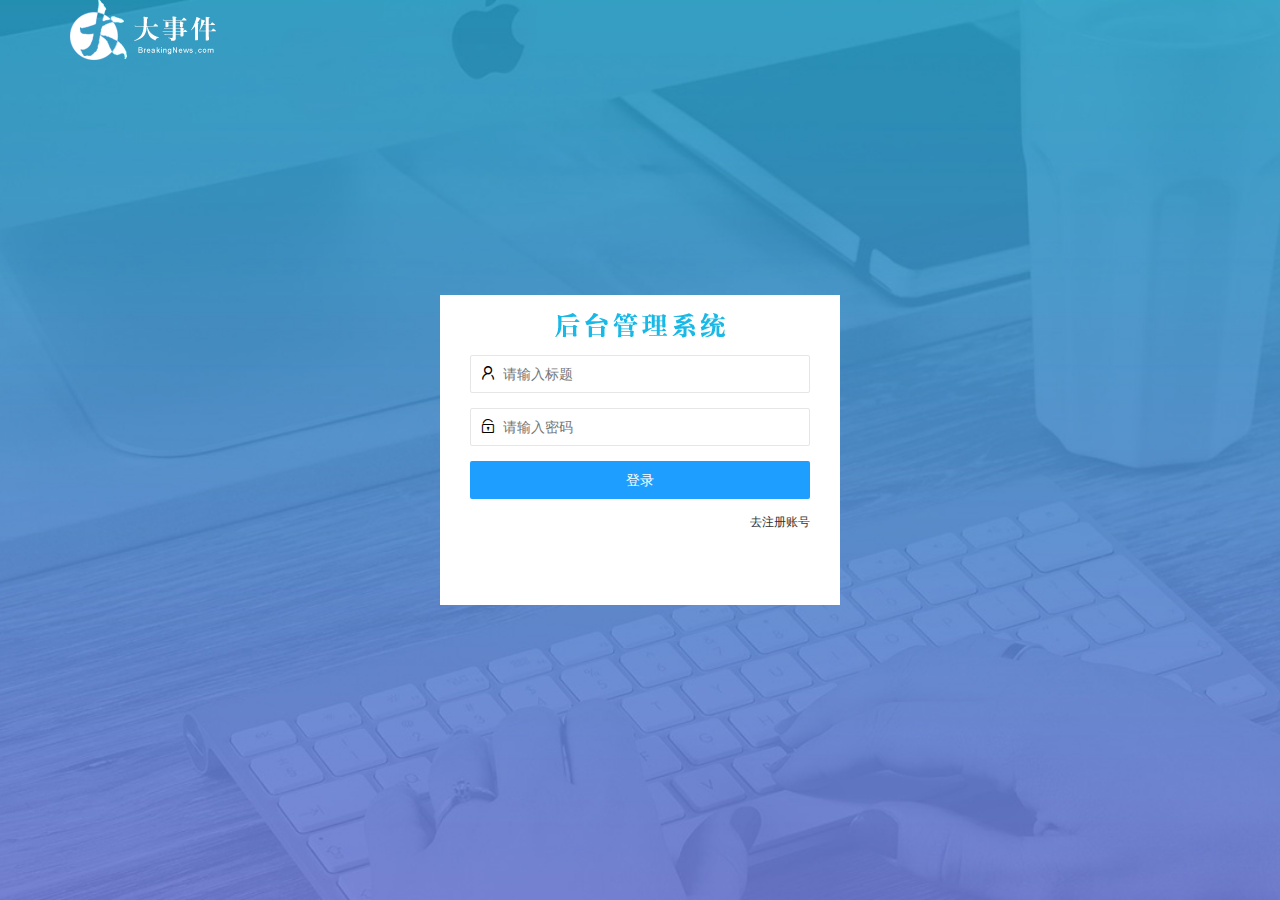
<file: login.html>
<!DOCTYPE html>
<html lang="en">

<head>
    <meta charset="UTF-8" />
    <meta http-equiv="X-UA-Compatible" content="IE=edge" />
    <meta name="viewport" content="width=device-width, initial-scale=1.0" />
    <title>Document</title>
    <!-- 导入layUI样式 -->
    <link rel="stylesheet" href="/assets/lib/layui/css/layui.css" />
    <!-- 导入自定义样式 -->
    <link rel="stylesheet" href="/assets/css/login.css" />
</head>

<body>
    <!-- 头部 logo 区域 -->
    <div class="layui-main">
        <img src="/assets/images/logo.png" alt="" />
    </div>

    <!-- 登录注册区域 -->
    <div class="loginAndRegBox">
        <!-- 登录标题 -->
        <div class="title-box"></div>
        <!-- 登录 -->
        <div class="login-box">
            <form class="layui-form" action="">
                <div class="layui-form-item">
                    <i class="layui-icon layui-icon-username"></i>
                    <input type="text" name="title" required lay-verify="required" placeholder="请输入标题"
                        autocomplete="off" class="layui-input" />
               </div>
               <div class="layui-form-item">
                    <i class="layui-icon layui-icon-password"></i>
                    <input type="password" name="password" required lay-verify="required" placeholder="请输入密码"
                        autocomplete="off" class="layui-input" />
                </div>
                <!-- 登录按钮 -->
                <div class="layui-form-item">
                    <!-- 注意：表单提交按钮和普通按钮的区别，就是 lay-submit 属性 -->
                    <button class="layui-btn layui-btn-normal layui-btn-fluid" lay-submit>
                        登录
                    </button>
                </div>
                <div class="layui-form-item link">
                    <a href="javascript:;" id="link_reg">去注册账号</a>
                </div>
            </form>
        </div>
      <!-- 注册 -->
<div class="reg-box">
    <form class="layui-form" id="form_reg">
        <!-- 用户名 -->
        <div class="layui-form-item">
            <i class="layui-icon layui-icon-username"></i>
            <input
                   type="text"
                   name="username"
                   required
                   lay-verify="required"
                   placeholder="请输入用户名"
                   autocomplete="off"
                   class="layui-input"
                   />
        </div>
        
        <!-- 密码 -->
        <div class="layui-form-item">
            <i class="layui-icon layui-icon-password"></i>
            <input
                   type="password"
                   name="password"
                   required
                   lay-verify="required|pass"
                   placeholder="请输入密码"
                   autocomplete="off"
                   class="layui-input"
                   />
        </div>
        
        <!-- 确认密码 -->
        <div class="layui-form-item">
            <i class="layui-icon layui-icon-password"></i>
            <input
                   type="password"
                   name="repassword"
                   required
                   lay-verify="required|pass|repass"
                   placeholder="再次确认密码"
                   autocomplete="off"
                   class="layui-input"
                   />
        </div>
        
        <!-- 注册按钮 -->
        <div class="layui-form-item">
            <!-- 注意：表单提交按钮和普通按钮的区别，就是 lay-submit 属性 -->
            <button class="layui-btn layui-btn-normal layui-btn-fluid" lay-submit >
                注册
            </button>
        </div>
        <div class="layui-form-item link">
            <a href="javascript:;" id="link_login">去登录</a>
        </div>
    </div>

    <!-- 导入layUI js文件 -->
    <script src="/assets/lib/layui/layui.all.js"></script>
    <!-- 导入Jquery js 文件 -->
    <script src="/assets/lib/jquery.js"></script>
    <!-- 导入请求过滤器 js 文件 -->
    <script src="/assets/js/baseAPI.js"></script>
    <!-- 导入 自定义js文件 -->
    <script src="/assets/js/login.js"></script>
</body>

</html>
</file>
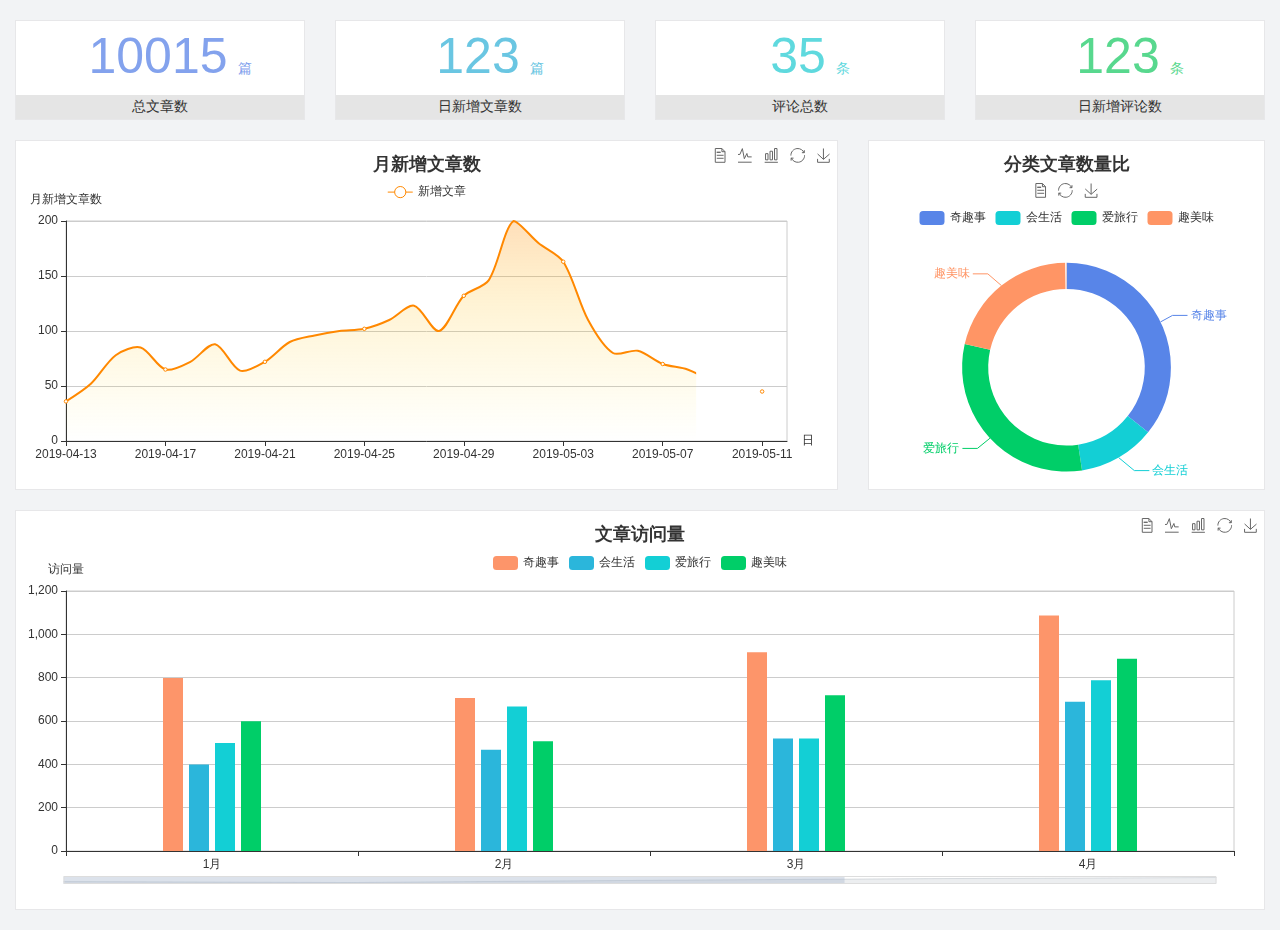
<file: home/dashboard.html>
<!DOCTYPE html>
<html lang="en">

<head>
  <meta charset="UTF-8">
  <meta name="viewport" content="width=device-width, initial-scale=1.0">
  <meta http-equiv="X-UA-Compatible" content="ie=edge">
  <title>图表统计</title>
  <link rel="stylesheet" href="../../assets/lib/bootstrap.css" />
  <link rel="stylesheet" href="../../assets/lib/main.css" />
  <script src="../../assets/lib/jquery.js"></script>
  <script type="text/javascript" src="../../assets/lib/echarts.min.js"></script>
</head>

<body>
  <div class="container-fluid">
    <div class="row spannel_list">
      <div class="col-sm-3 col-xs-6">
        <div class="spannel">
          <em>10015</em><span>篇</span>
          <b>总文章数</b>
        </div>
      </div>
      <div class="col-sm-3 col-xs-6">
        <div class="spannel scolor01">
          <em>123</em><span>篇</span>
          <b>日新增文章数</b>
        </div>
      </div>
      <div class="col-sm-3 col-xs-6">
        <div class="spannel scolor02">
          <em>35</em><span>条</span>
          <b>评论总数</b>
        </div>
      </div>
      <div class="col-sm-3 col-xs-6">
        <div class="spannel scolor03">
          <em>123</em><span>条</span>
          <b>日新增评论数</b>
        </div>
      </div>
    </div>
  </div>

  <div class="container-fluid">
    <div class="row curve-pie">
      <div class="col-lg-8 col-md-8">
        <div class="gragh_pannel" id="curve_show"></div>
      </div>
      <div class="col-lg-4 col-md-4">
        <div class="gragh_pannel" id="pie_show"></div>
      </div>
    </div>
  </div>

  <div class="container-fluid">
    <div class="column_pannel" id="column_show"></div>
  </div>

  <script>
    var oChart = echarts.init(document.getElementById('curve_show'));
    var aList_all = [
      { 'count': 36, 'date': '2019-04-13' },
      { 'count': 52, 'date': '2019-04-14' },
      { 'count': 78, 'date': '2019-04-15' },
      { 'count': 85, 'date': '2019-04-16' },
      { 'count': 65, 'date': '2019-04-17' },
      { 'count': 72, 'date': '2019-04-18' },
      { 'count': 88, 'date': '2019-04-19' },
      { 'count': 64, 'date': '2019-04-20' },
      { 'count': 72, 'date': '2019-04-21' },
      { 'count': 90, 'date': '2019-04-22' },
      { 'count': 96, 'date': '2019-04-23' },
      { 'count': 100, 'date': '2019-04-24' },
      { 'count': 102, 'date': '2019-04-25' },
      { 'count': 110, 'date': '2019-04-26' },
      { 'count': 123, 'date': '2019-04-27' },
      { 'count': 100, 'date': '2019-04-28' },
      { 'count': 132, 'date': '2019-04-29' },
      { 'count': 146, 'date': '2019-04-30' },
      { 'count': 200, 'date': '2019-05-01' },
      { 'count': 180, 'date': '2019-05-02' },
      { 'count': 163, 'date': '2019-05-03' },
      { 'count': 110, 'date': '2019-05-04' },
      { 'count': 80, 'date': '2019-05-05' },
      { 'count': 82, 'date': '2019-05-06' },
      { 'count': 70, 'date': '2019-05-07' },
      { 'count': 65, 'date': '2019-05-08' },
      { 'count': 54, 'date': '2019-05-09' },
      { 'count': 40, 'date': '2019-05-10' },
      { 'count': 45, 'date': '2019-05-11' },
      { 'count': 38, 'date': '2019-05-12' },
    ];

    let aCount = [];
    let aDate = [];

    for (var i = 0; i < aList_all.length; i++) {
      aCount.push(aList_all[i].count);
      aDate.push(aList_all[i].date);
    }

    var chartopt = {
      title: {
        text: '月新增文章数',
        left: 'center',
        top: '10'
      },
      tooltip: {
        trigger: 'axis'
      },
      legend: {
        data: ['新增文章'],
        top: '40'
      },
      toolbox: {
        show: true,
        feature: {
          mark: { show: true },
          dataView: { show: true, readOnly: false },
          magicType: { show: true, type: ['line', 'bar'] },
          restore: { show: true },
          saveAsImage: { show: true }
        }
      },
      calculable: true,
      xAxis: [
        {
          name: '日',
          type: 'category',
          boundaryGap: false,
          data: aDate
        }
      ],
      yAxis: [
        {
          name: '月新增文章数',
          type: 'value'
        }
      ],
      series: [
        {
          name: '新增文章',
          type: 'line',
          smooth: true,
          itemStyle: { normal: { areaStyle: { type: 'default' }, color: '#f80' }, lineStyle: { color: '#f80' } },
          data: aCount
        }],
      areaStyle: {
        normal: {
          color: new echarts.graphic.LinearGradient(0, 0, 0, 1, [{
            offset: 0,
            color: 'rgba(255,136,0,0.39)'
          }, {
            offset: .34,
            color: 'rgba(255,180,0,0.25)'
          }, {
            offset: 1,
            color: 'rgba(255,222,0,0.00)'
          }])

        }
      },
      grid: {
        show: true,
        x: 50,
        x2: 50,
        y: 80,
        height: 220
      }
    };

    oChart.setOption(chartopt);


    var oPie = echarts.init(document.getElementById('pie_show'));
    var oPieopt =
    {
      title: {
        top: 10,
        text: '分类文章数量比',
        x: 'center'
      },
      tooltip: {
        trigger: 'item',
        formatter: "{a} <br/>{b} : {c} ({d}%)"
      },
      color: ['#5885e8', '#13cfd5', '#00ce68', '#ff9565'],
      legend: {
        x: 'center',
        top: 65,
        data: ['奇趣事', '会生活', '爱旅行', '趣美味']
      },
      toolbox: {
        show: true,
        x: 'center',
        top: 35,
        feature: {
          mark: { show: true },
          dataView: { show: true, readOnly: false },
          magicType: {
            show: true,
            type: ['pie', 'funnel'],
            option: {
              funnel: {
                x: '25%',
                width: '50%',
                funnelAlign: 'left',
                max: 1548
              }
            }
          },
          restore: { show: true },
          saveAsImage: { show: true }
        }
      },
      calculable: true,
      series: [
        {
          name: '访问来源',
          type: 'pie',
          radius: ['45%', '60%'],
          center: ['50%', '65%'],
          data: [
            { value: 300, name: '奇趣事' },
            { value: 100, name: '会生活' },
            { value: 260, name: '爱旅行' },
            { value: 180, name: '趣美味' }
          ]
        }
      ]
    };
    oPie.setOption(oPieopt);



    var oColumn = this.echarts.init(document.getElementById('column_show'));
    var oColumnopt =
    {
      title: {
        text: '文章访问量',
        left: 'center',
        top: '10'
      },
      tooltip: {
        trigger: 'axis'
      },
      legend: {
        data: ['奇趣事', '会生活', '爱旅行', '趣美味'],
        top: '40'
      },
      toolbox: {
        show: true,
        feature: {
          mark: { show: true },
          dataView: { show: true, readOnly: false },
          magicType: { show: true, type: ['line', 'bar'] },
          restore: { show: true },
          saveAsImage: { show: true }
        }
      },
      calculable: true,
      xAxis: [
        {
          type: 'category',
          data: ['1月', '2月', '3月', '4月', '5月']
        }
      ],
      yAxis: [
        {
          name: '访问量',
          type: 'value'
        }
      ],
      series: [
        {
          name: '奇趣事',
          type: 'bar',
          barWidth: 20,
          itemStyle: {
            normal: { areaStyle: { type: 'default' }, color: '#fd956a' }
          },
          data: [800, 708, 920, 1090, 1200]
        },
        {
          name: '会生活',
          type: 'bar',
          barWidth: 20,
          itemStyle: {
            normal: { areaStyle: { type: 'default' }, color: '#2bb6db' }
          },
          data: [400, 468, 520, 690, 800]
        },
        {
          name: '爱旅行',
          type: 'bar',
          barWidth: 20,
          itemStyle: {
            normal: { areaStyle: { type: 'default' }, color: '#13cfd5' }
          },
          data: [500, 668, 520, 790, 900]
        },
        {
          name: '趣美味',
          type: 'bar',
          barWidth: 20,
          itemStyle: {
            normal: { areaStyle: { type: 'default' }, color: '#00ce68' }
          },
          data: [600, 508, 720, 890, 1000]
        }
      ],
      grid: {
        show: true,
        x: 50,
        x2: 30,
        y: 80,
        height: 260
      },
      dataZoom: [//给x轴设置滚动条
        {
          start: 0,//默认为0
          end: 100 - 1000 / 31,//默认为100
          type: 'slider',
          show: true,
          xAxisIndex: [0],
          handleSize: 0,//滑动条的 左右2个滑动条的大小
          height: 8,//组件高度
          left: 45, //左边的距离
          right: 50,//右边的距离
          bottom: 26,//右边的距离
          handleColor: '#ddd',//h滑动图标的颜色
          handleStyle: {
            borderColor: "#cacaca",
            borderWidth: "1",
            shadowBlur: 2,
            background: "#ddd",
            shadowColor: "#ddd",
          }
        }]
    };
    oColumn.setOption(oColumnopt);
  </script>
</body>

</html>
</file>
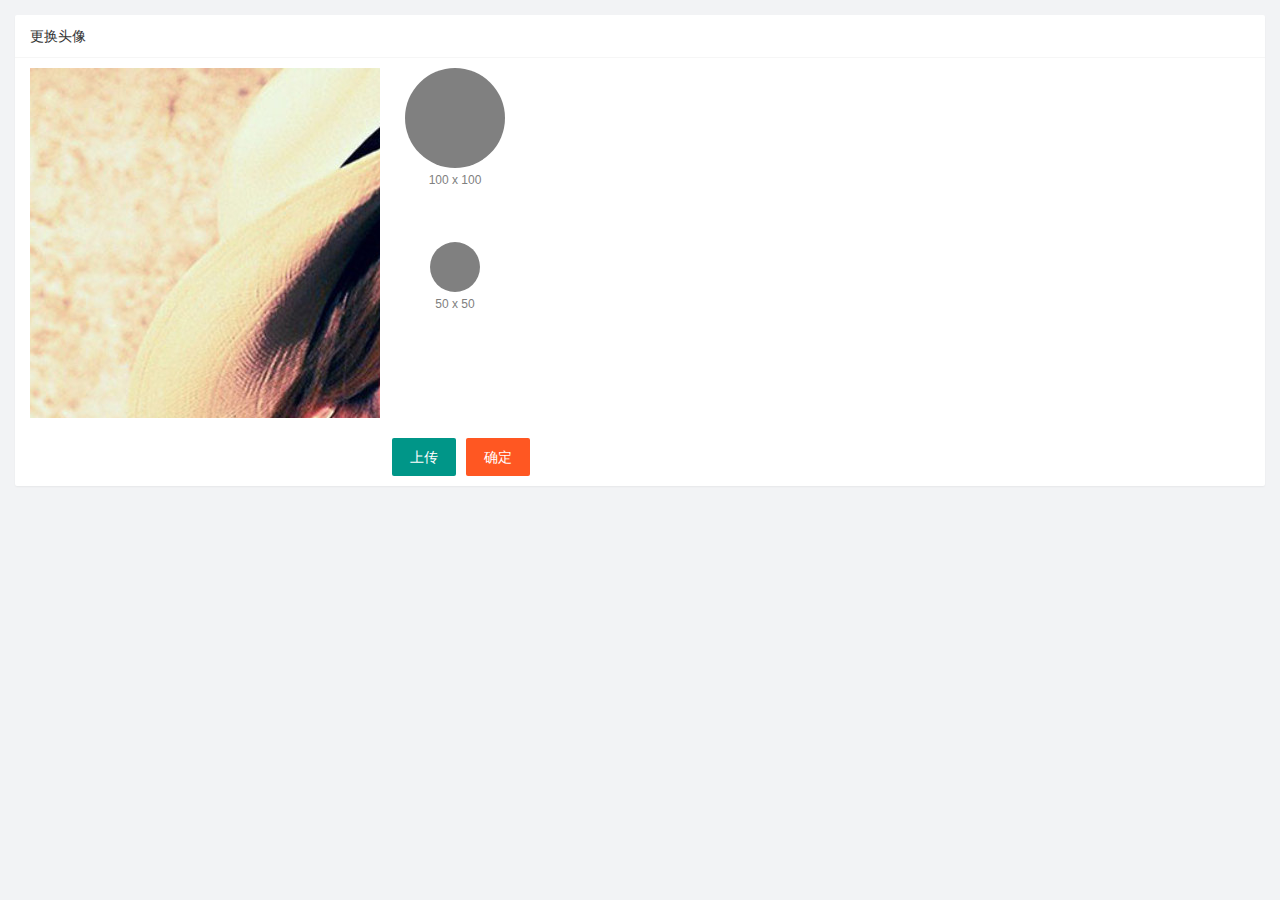
<file: user/user_avacatar.html>
<!DOCTYPE html>
<html lang="en">
<head>
    <meta charset="UTF-8">
    <meta http-equiv="X-UA-Compatible" content="IE=edge">
    <meta name="viewport" content="width=device-width, initial-scale=1.0">
    <title>Document</title>
    <link rel="stylesheet" href="/assets/lib/layui/css/layui.css" />
    <link rel="stylesheet" href="">
    <link rel="stylesheet" href="/assets/css/user/user_avatar.css" />
</head>
<body>
    
    <div class="layui-card">
        <input type="file" id="file" accept="image/png,image/jpeg" />
        <div class="layui-card-header">更换头像</div>
        <div class="layui-card-body">
            <!-- 第一行的图片裁剪和预览区域 -->
<div class="row1">
    <!-- 图片裁剪区域 -->
    <div class="cropper-box">
        <!-- 这个 img 标签很重要，将来会把它初始化为裁剪区域 -->
        <img id="image" src="/assets/images/sample.jpg" />
    </div>
    <!-- 图片的预览区域 -->
    <div class="preview-box">
        <div>
            <!-- 宽高为 100px 的预览区域 -->
            <div class="img-preview w100"></div>
            <p class="size">100 x 100</p>
        </div>
        <div>
            <!-- 宽高为 50px 的预览区域 -->
            <div class="img-preview w50"></div>
            <p class="size">50 x 50</p>
        </div>
    </div>
</div>
    <!-- 第二行的按钮区域 -->
    <div class="row2">
        <button type="button" class="layui-btn" id="uploadBtn">上传</button>
        <button type="button" class="layui-btn layui-btn-danger"id="sendBtn">确定</button>
    </div>
        </div>
    </div>

    <script src="/assets/lib/layui/layui.all.js"></script>
    <script src="/assets/lib/jquery.js"></script>
    <script src="/assets/lib/cropper/Cropper.js"></script>
    <script src="/assets/js/user/user_avacatar.js"></script>
    <script src="/assets/lib/cropper/jquery-cropper.js"></script> 
</body>
</html>
</file>
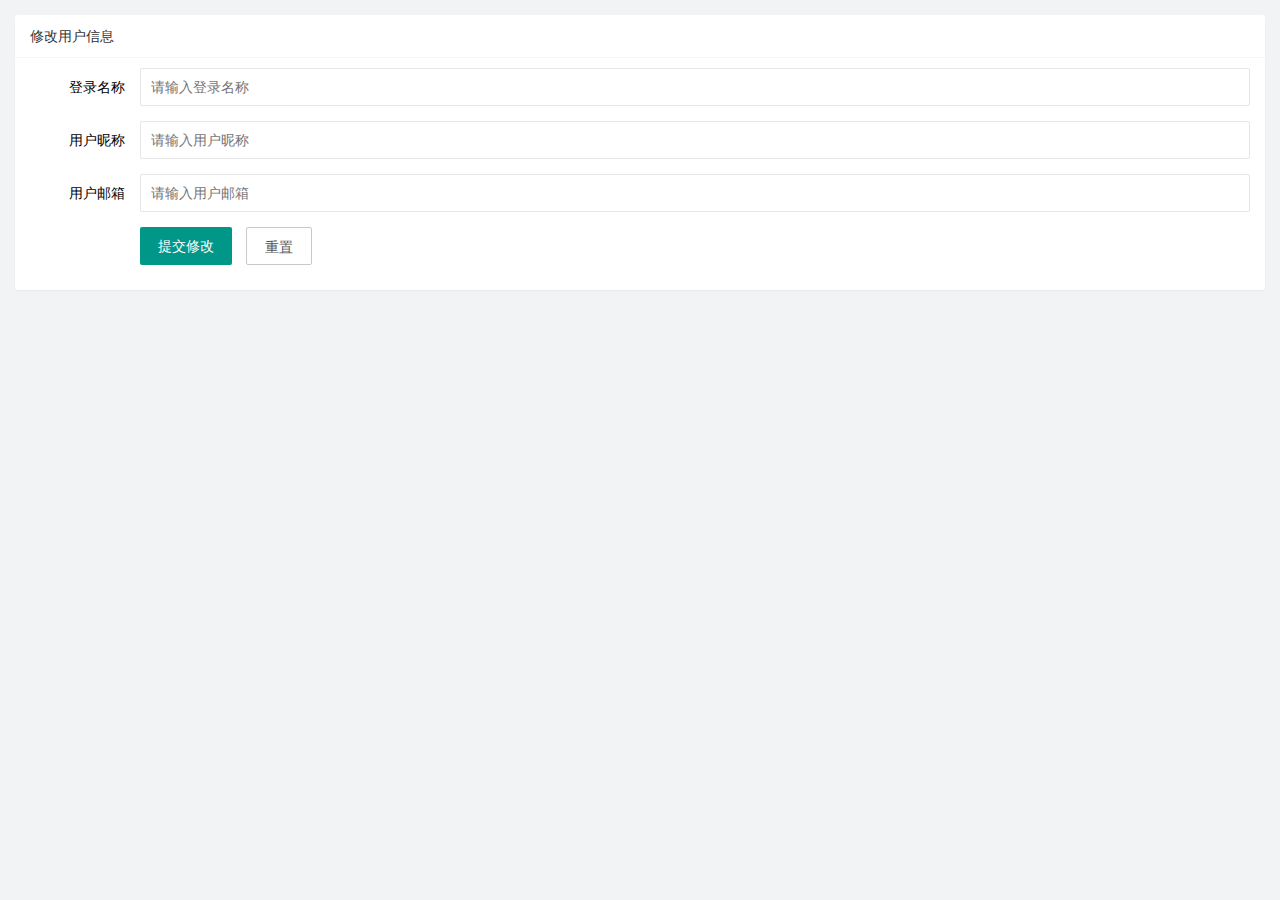
<file: user/user_info.html>
<!DOCTYPE html>
<html lang="en">
<head>
    <meta charset="UTF-8">
    <meta http-equiv="X-UA-Compatible" content="IE=edge">
    <meta name="viewport" content="width=device-width, initial-scale=1.0">
    <title>Document</title>
    <link rel="stylesheet" href="/assets/lib/layui/css/layui.css">
    <link rel="stylesheet" href="/assets/css/user/user_info.css">
</head>
<body>

    <div class="layui-card">
        <div class="layui-card-header">修改用户信息</div>
        <div class="layui-card-body">
            <!-- form 表单 -->
<form class="layui-form" action=""lay-filter="formUserInfo">
    <input type="hidden" name="id">
    <div class="layui-form-item">
        <label class="layui-form-label">登录名称</label>
        <div class="layui-input-block">
            <input
                   type="text"
                   name="username"
                   required
                   readonly
                   lay-verify="required" 
                   placeholder="请输入登录名称"
                   autocomplete="off"
                   class="layui-input"
                   />
        </div>
    </div>
    <div class="layui-form-item">
        <label class="layui-form-label">用户昵称</label>
        <div class="layui-input-block">
            <input
                   type="text"
                   name="nickname"
                   required
                   lay-verify="required|nickname"
                   placeholder="请输入用户昵称"
                   autocomplete="off"
                   class="layui-input"
                   />
        </div>
    </div>
    <div class="layui-form-item">
        <label class="layui-form-label">用户邮箱</label>
        <div class="layui-input-block">
            <input
                   type="text"
                   name="email"
                   required
                   lay-verify="required|email"
                   placeholder="请输入用户邮箱"
                   autocomplete="off"
                   class="layui-input"
                   />
        </div>
    </div>
    <div class="layui-form-item">
        <div class="layui-input-block">
            <button class="layui-btn" lay-submit lay-filter="formDemo">提交修改</button>
            <button type="reset" class="layui-btn layui-btn-primary">重置</button>
        </div>
    </div>
</form>
        </div>
    </div>


    <script src="/assets/lib/layui/layui.all.js"></script>
    <script src="/assets/lib/jquery.js"></script>
    <script src="/assets/js/baseAPI.js"></script>
    <script src="/assets/js/user/user_info.js"></script>
</body>
</html>
</file>
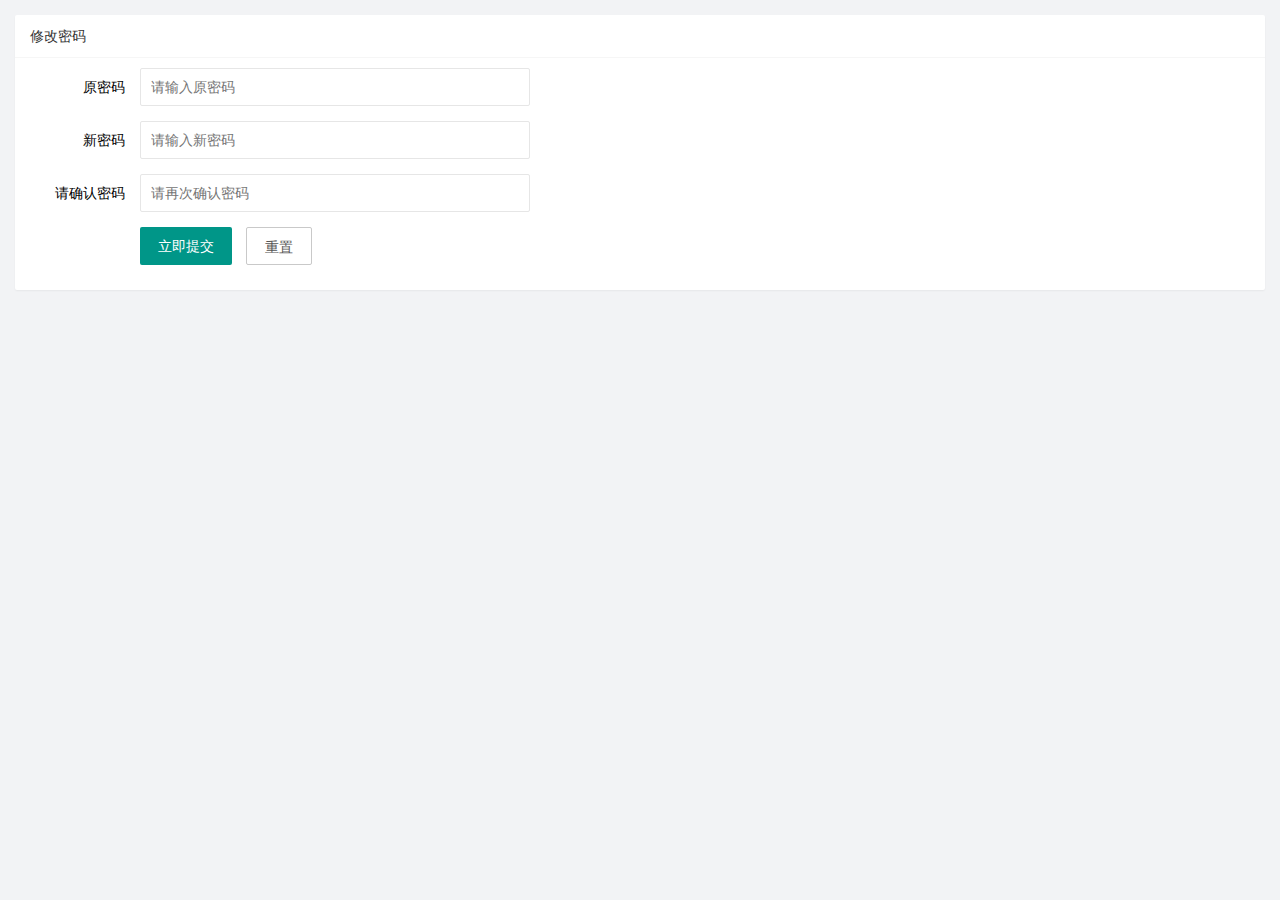
<file: user/user_pwd.html>
<!DOCTYPE html>
<html lang="en">
  <head>
    <meta charset="UTF-8" />
    <meta http-equiv="X-UA-Compatible" content="IE=edge" />
    <meta name="viewport" content="width=device-width, initial-scale=1.0" />
    <title>Document</title>
    <link rel="stylesheet" href="/assets/lib/layui/css/layui.css" />
    <link rel="stylesheet" href="/assets/css/user/user_pwd.css" />
  </head>
  <body>
    <div class="layui-card">
      <div class="layui-card-header">修改密码</div>
      <div class="layui-card-body">
        <form class="layui-form" action="">
            <div class="layui-form-item">
                <label class="layui-form-label">原密码</label>
                <div class="layui-input-block">
                    <input
                           type="password"
                           name="oldPwd"
                           required
                           lay-verify="required|pwd"
                           placeholder="请输入原密码"
                           autocomplete="off"
                           class="layui-input"
                           />
                </div>
            </div>
            <div class="layui-form-item">
                <label class="layui-form-label">新密码</label>
                <div class="layui-input-block">
                    <input
                           type="password"
                           name="newPwd"
                           required
                           lay-verify="required|pwd|samePwd"
                           placeholder="请输入新密码"
                           autocomplete="off"
                           class="layui-input" 
                           />
                </div>
            </div>
            <div class="layui-form-item">
                <label class="layui-form-label">请确认密码</label>
                <div class="layui-input-block">
                    <input
                           type="password"
                           name="rePwd"
                           required
                           lay-verify="required|pwd|rePwd"
                           placeholder="请再次确认密码"
                           autocomplete="off"
                           class="layui-input"
                           />
                </div>
            </div>
            <div class="layui-form-item">
                <div class="layui-input-block">
                    <button class="layui-btn" lay-submit lay-filter="formDemo">
                        立即提交
                    </button>
                    <button type="reset" class="layui-btn layui-btn-primary">
                        重置
                    </button>
                </div>
            </div>
        </form>
      </div>
    </div>

    <!-- 导入 layui 的 js -->
<script src="/assets/lib/layui/layui.all.js"></script>
<!-- 导入 jQuery -->
<script src="/assets/lib/jquery.js"></script>
<!-- 导入 baseAPI -->
<script src="/assets/js/baseAPI.js"></script>
<!-- 导入自己的 js -->
<script src="/assets/js/user/user_pwd.js"></script>
  </body>
</html>
</file>
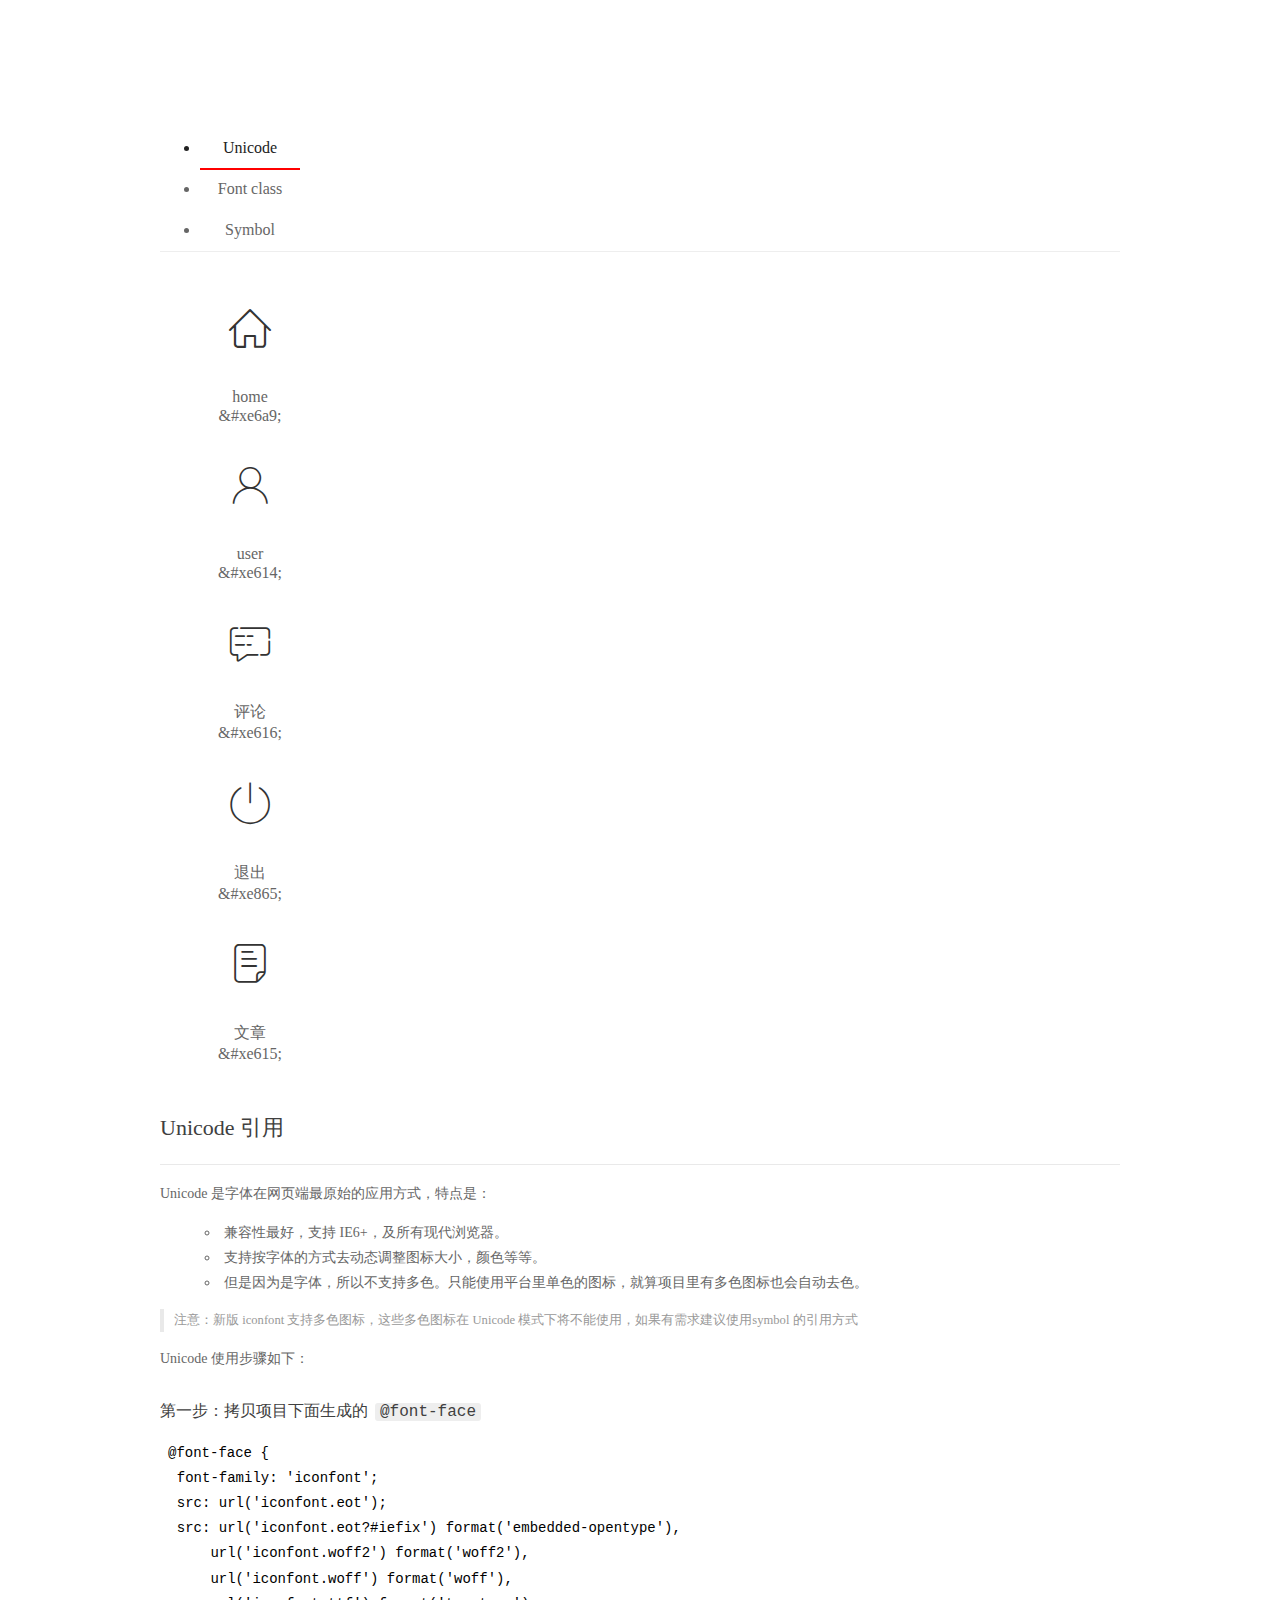
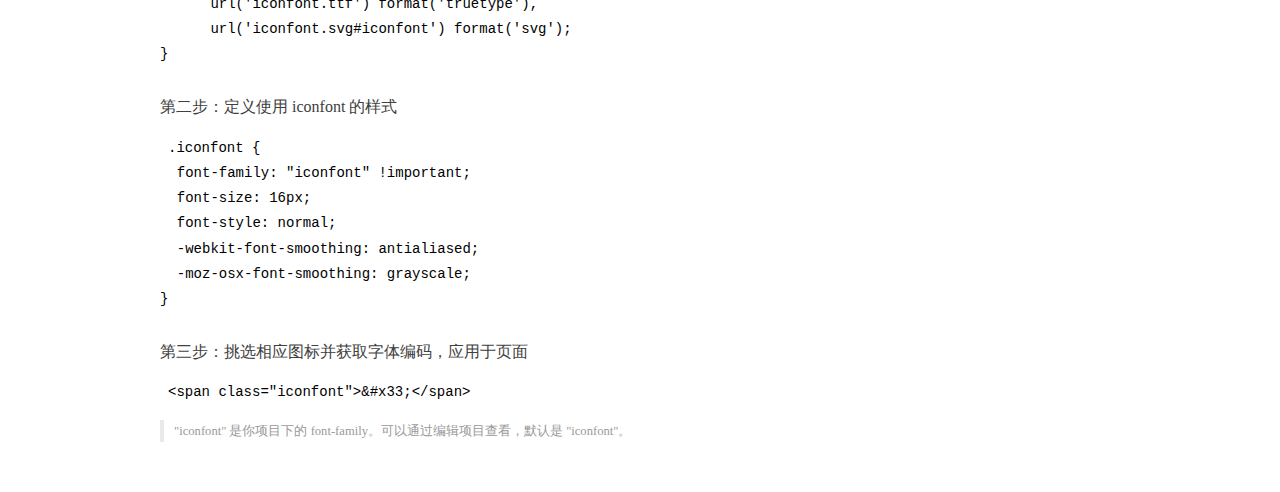
<file: assets/fonts/demo_index.html>
<!DOCTYPE html>
<html>
<head>
  <meta charset="utf-8"/>
  <title>IconFont Demo</title>
  <link rel="shortcut icon" href="https://gtms04.alicdn.com/tps/i4/TB1_oz6GVXXXXaFXpXXJDFnIXXX-64-64.ico" type="image/x-icon"/>
  <link rel="stylesheet" href="https://g.alicdn.com/thx/cube/1.3.2/cube.min.css">
  <link rel="stylesheet" href="demo.css">
  <link rel="stylesheet" href="iconfont.css">
  <script src="iconfont.js"></script>
  <!-- jQuery -->
  <script src="https://a1.alicdn.com/oss/uploads/2018/12/26/7bfddb60-08e8-11e9-9b04-53e73bb6408b.js"></script>
  <!-- 代码高亮 -->
  <script src="https://a1.alicdn.com/oss/uploads/2018/12/26/a3f714d0-08e6-11e9-8a15-ebf944d7534c.js"></script>
</head>
<body>
  <div class="main">
    <h1 class="logo"><a href="https://www.iconfont.cn/" title="iconfont 首页" target="_blank">&#xe86b;</a></h1>
    <div class="nav-tabs">
      <ul id="tabs" class="dib-box">
        <li class="dib active"><span>Unicode</span></li>
        <li class="dib"><span>Font class</span></li>
        <li class="dib"><span>Symbol</span></li>
      </ul>
      
    </div>
    <div class="tab-container">
      <div class="content unicode" style="display: block;">
          <ul class="icon_lists dib-box">
          
            <li class="dib">
              <span class="icon iconfont">&#xe6a9;</span>
                <div class="name">home</div>
                <div class="code-name">&amp;#xe6a9;</div>
              </li>
          
            <li class="dib">
              <span class="icon iconfont">&#xe614;</span>
                <div class="name">user</div>
                <div class="code-name">&amp;#xe614;</div>
              </li>
          
            <li class="dib">
              <span class="icon iconfont">&#xe616;</span>
                <div class="name">评论</div>
                <div class="code-name">&amp;#xe616;</div>
              </li>
          
            <li class="dib">
              <span class="icon iconfont">&#xe865;</span>
                <div class="name">退出</div>
                <div class="code-name">&amp;#xe865;</div>
              </li>
          
            <li class="dib">
              <span class="icon iconfont">&#xe615;</span>
                <div class="name">文章</div>
                <div class="code-name">&amp;#xe615;</div>
              </li>
          
          </ul>
          <div class="article markdown">
          <h2 id="unicode-">Unicode 引用</h2>
          <hr>

          <p>Unicode 是字体在网页端最原始的应用方式，特点是：</p>
          <ul>
            <li>兼容性最好，支持 IE6+，及所有现代浏览器。</li>
            <li>支持按字体的方式去动态调整图标大小，颜色等等。</li>
            <li>但是因为是字体，所以不支持多色。只能使用平台里单色的图标，就算项目里有多色图标也会自动去色。</li>
          </ul>
          <blockquote>
            <p>注意：新版 iconfont 支持多色图标，这些多色图标在 Unicode 模式下将不能使用，如果有需求建议使用symbol 的引用方式</p>
          </blockquote>
          <p>Unicode 使用步骤如下：</p>
          <h3 id="-font-face">第一步：拷贝项目下面生成的 <code>@font-face</code></h3>
<pre><code class="language-css"
>@font-face {
  font-family: 'iconfont';
  src: url('iconfont.eot');
  src: url('iconfont.eot?#iefix') format('embedded-opentype'),
      url('iconfont.woff2') format('woff2'),
      url('iconfont.woff') format('woff'),
      url('iconfont.ttf') format('truetype'),
      url('iconfont.svg#iconfont') format('svg');
}
</code></pre>
          <h3 id="-iconfont-">第二步：定义使用 iconfont 的样式</h3>
<pre><code class="language-css"
>.iconfont {
  font-family: "iconfont" !important;
  font-size: 16px;
  font-style: normal;
  -webkit-font-smoothing: antialiased;
  -moz-osx-font-smoothing: grayscale;
}
</code></pre>
          <h3 id="-">第三步：挑选相应图标并获取字体编码，应用于页面</h3>
<pre>
<code class="language-html"
>&lt;span class="iconfont"&gt;&amp;#x33;&lt;/span&gt;
</code></pre>
          <blockquote>
            <p>"iconfont" 是你项目下的 font-family。可以通过编辑项目查看，默认是 "iconfont"。</p>
          </blockquote>
          </div>
      </div>
      <div class="content font-class">
        <ul class="icon_lists dib-box">
          
          <li class="dib">
            <span class="icon iconfont icon-home"></span>
            <div class="name">
              home
            </div>
            <div class="code-name">.icon-home
            </div>
          </li>
          
          <li class="dib">
            <span class="icon iconfont icon-user"></span>
            <div class="name">
              user
            </div>
            <div class="code-name">.icon-user
            </div>
          </li>
          
          <li class="dib">
            <span class="icon iconfont icon-pinglun"></span>
            <div class="name">
              评论
            </div>
            <div class="code-name">.icon-pinglun
            </div>
          </li>
          
          <li class="dib">
            <span class="icon iconfont icon-tuichu"></span>
            <div class="name">
              退出
            </div>
            <div class="code-name">.icon-tuichu
            </div>
          </li>
          
          <li class="dib">
            <span class="icon iconfont icon-16"></span>
            <div class="name">
              文章
            </div>
            <div class="code-name">.icon-16
            </div>
          </li>
          
        </ul>
        <div class="article markdown">
        <h2 id="font-class-">font-class 引用</h2>
        <hr>

        <p>font-class 是 Unicode 使用方式的一种变种，主要是解决 Unicode 书写不直观，语意不明确的问题。</p>
        <p>与 Unicode 使用方式相比，具有如下特点：</p>
        <ul>
          <li>兼容性良好，支持 IE8+，及所有现代浏览器。</li>
          <li>相比于 Unicode 语意明确，书写更直观。可以很容易分辨这个 icon 是什么。</li>
          <li>因为使用 class 来定义图标，所以当要替换图标时，只需要修改 class 里面的 Unicode 引用。</li>
          <li>不过因为本质上还是使用的字体，所以多色图标还是不支持的。</li>
        </ul>
        <p>使用步骤如下：</p>
        <h3 id="-fontclass-">第一步：引入项目下面生成的 fontclass 代码：</h3>
<pre><code class="language-html">&lt;link rel="stylesheet" href="./iconfont.css"&gt;
</code></pre>
        <h3 id="-">第二步：挑选相应图标并获取类名，应用于页面：</h3>
<pre><code class="language-html">&lt;span class="iconfont icon-xxx"&gt;&lt;/span&gt;
</code></pre>
        <blockquote>
          <p>"
            iconfont" 是你项目下的 font-family。可以通过编辑项目查看，默认是 "iconfont"。</p>
        </blockquote>
      </div>
      </div>
      <div class="content symbol">
          <ul class="icon_lists dib-box">
          
            <li class="dib">
                <svg class="icon svg-icon" aria-hidden="true">
                  <use xlink:href="#icon-home"></use>
                </svg>
                <div class="name">home</div>
                <div class="code-name">#icon-home</div>
            </li>
          
            <li class="dib">
                <svg class="icon svg-icon" aria-hidden="true">
                  <use xlink:href="#icon-user"></use>
                </svg>
                <div class="name">user</div>
                <div class="code-name">#icon-user</div>
            </li>
          
            <li class="dib">
                <svg class="icon svg-icon" aria-hidden="true">
                  <use xlink:href="#icon-pinglun"></use>
                </svg>
                <div class="name">评论</div>
                <div class="code-name">#icon-pinglun</div>
            </li>
          
            <li class="dib">
                <svg class="icon svg-icon" aria-hidden="true">
                  <use xlink:href="#icon-tuichu"></use>
                </svg>
                <div class="name">退出</div>
                <div class="code-name">#icon-tuichu</div>
            </li>
          
            <li class="dib">
                <svg class="icon svg-icon" aria-hidden="true">
                  <use xlink:href="#icon-16"></use>
                </svg>
                <div class="name">文章</div>
                <div class="code-name">#icon-16</div>
            </li>
          
          </ul>
          <div class="article markdown">
          <h2 id="symbol-">Symbol 引用</h2>
          <hr>

          <p>这是一种全新的使用方式，应该说这才是未来的主流，也是平台目前推荐的用法。相关介绍可以参考这篇<a href="">文章</a>
            这种用法其实是做了一个 SVG 的集合，与另外两种相比具有如下特点：</p>
          <ul>
            <li>支持多色图标了，不再受单色限制。</li>
            <li>通过一些技巧，支持像字体那样，通过 <code>font-size</code>, <code>color</code> 来调整样式。</li>
            <li>兼容性较差，支持 IE9+，及现代浏览器。</li>
            <li>浏览器渲染 SVG 的性能一般，还不如 png。</li>
          </ul>
          <p>使用步骤如下：</p>
          <h3 id="-symbol-">第一步：引入项目下面生成的 symbol 代码：</h3>
<pre><code class="language-html">&lt;script src="./iconfont.js"&gt;&lt;/script&gt;
</code></pre>
          <h3 id="-css-">第二步：加入通用 CSS 代码（引入一次就行）：</h3>
<pre><code class="language-html">&lt;style&gt;
.icon {
  width: 1em;
  height: 1em;
  vertical-align: -0.15em;
  fill: currentColor;
  overflow: hidden;
}
&lt;/style&gt;
</code></pre>
          <h3 id="-">第三步：挑选相应图标并获取类名，应用于页面：</h3>
<pre><code class="language-html">&lt;svg class="icon" aria-hidden="true"&gt;
  &lt;use xlink:href="#icon-xxx"&gt;&lt;/use&gt;
&lt;/svg&gt;
</code></pre>
          </div>
      </div>

    </div>
  </div>
  <script>
  $(document).ready(function () {
      $('.tab-container .content:first').show()

      $('#tabs li').click(function (e) {
        var tabContent = $('.tab-container .content')
        var index = $(this).index()

        if ($(this).hasClass('active')) {
          return
        } else {
          $('#tabs li').removeClass('active')
          $(this).addClass('active')

          tabContent.hide().eq(index).fadeIn()
        }
      })
    })
  </script>
</body>
</html>
</file>
<file: assets/lib/layui/css/layui.css>
/** layui-v2.5.5 MIT License By https://www.layui.com */
 .layui-inline,img{display:inline-block;vertical-align:middle}h1,h2,h3,h4,h5,h6{font-weight:400}.layui-edge,.layui-header,.layui-inline,.layui-main{position:relative}.layui-body,.layui-edge,.layui-elip{overflow:hidden}.layui-btn,.layui-edge,.layui-inline,img{vertical-align:middle}.layui-btn,.layui-disabled,.layui-icon,.layui-unselect{-moz-user-select:none;-webkit-user-select:none;-ms-user-select:none}.layui-elip,.layui-form-checkbox span,.layui-form-pane .layui-form-label{text-overflow:ellipsis;white-space:nowrap}.layui-breadcrumb,.layui-tree-btnGroup{visibility:hidden}blockquote,body,button,dd,div,dl,dt,form,h1,h2,h3,h4,h5,h6,input,li,ol,p,pre,td,textarea,th,ul{margin:0;padding:0;-webkit-tap-highlight-color:rgba(0,0,0,0)}a:active,a:hover{outline:0}img{border:none}li{list-style:none}table{border-collapse:collapse;border-spacing:0}h4,h5,h6{font-size:100%}button,input,optgroup,option,select,textarea{font-family:inherit;font-size:inherit;font-style:inherit;font-weight:inherit;outline:0}pre{white-space:pre-wrap;white-space:-moz-pre-wrap;white-space:-pre-wrap;white-space:-o-pre-wrap;word-wrap:break-word}body{line-height:24px;font:14px Helvetica Neue,Helvetica,PingFang SC,Tahoma,Arial,sans-serif}hr{height:1px;margin:10px 0;border:0;clear:both}a{color:#333;text-decoration:none}a:hover{color:#777}a cite{font-style:normal;*cursor:pointer}.layui-border-box,.layui-border-box *{box-sizing:border-box}.layui-box,.layui-box *{box-sizing:content-box}.layui-clear{clear:both;*zoom:1}.layui-clear:after{content:'\20';clear:both;*zoom:1;display:block;height:0}.layui-inline{*display:inline;*zoom:1}.layui-edge{display:inline-block;width:0;height:0;border-width:6px;border-style:dashed;border-color:transparent}.layui-edge-top{top:-4px;border-bottom-color:#999;border-bottom-style:solid}.layui-edge-right{border-left-color:#999;border-left-style:solid}.layui-edge-bottom{top:2px;border-top-color:#999;border-top-style:solid}.layui-edge-left{border-right-color:#999;border-right-style:solid}.layui-disabled,.layui-disabled:hover{color:#d2d2d2!important;cursor:not-allowed!important}.layui-circle{border-radius:100%}.layui-show{display:block!important}.layui-hide{display:none!important}@font-face{font-family:layui-icon;src:url(../font/iconfont.eot?v=250);src:url(../font/iconfont.eot?v=250#iefix) format('embedded-opentype'),url(../font/iconfont.woff2?v=250) format('woff2'),url(../font/iconfont.woff?v=250) format('woff'),url(../font/iconfont.ttf?v=250) format('truetype'),url(../font/iconfont.svg?v=250#layui-icon) format('svg')}.layui-icon{font-family:layui-icon!important;font-size:16px;font-style:normal;-webkit-font-smoothing:antialiased;-moz-osx-font-smoothing:grayscale}.layui-icon-reply-fill:before{content:"\e611"}.layui-icon-set-fill:before{content:"\e614"}.layui-icon-menu-fill:before{content:"\e60f"}.layui-icon-search:before{content:"\e615"}.layui-icon-share:before{content:"\e641"}.layui-icon-set-sm:before{content:"\e620"}.layui-icon-engine:before{content:"\e628"}.layui-icon-close:before{content:"\1006"}.layui-icon-close-fill:before{content:"\1007"}.layui-icon-chart-screen:before{content:"\e629"}.layui-icon-star:before{content:"\e600"}.layui-icon-circle-dot:before{content:"\e617"}.layui-icon-chat:before{content:"\e606"}.layui-icon-release:before{content:"\e609"}.layui-icon-list:before{content:"\e60a"}.layui-icon-chart:before{content:"\e62c"}.layui-icon-ok-circle:before{content:"\1005"}.layui-icon-layim-theme:before{content:"\e61b"}.layui-icon-table:before{content:"\e62d"}.layui-icon-right:before{content:"\e602"}.layui-icon-left:before{content:"\e603"}.layui-icon-cart-simple:before{content:"\e698"}.layui-icon-face-cry:before{content:"\e69c"}.layui-icon-face-smile:before{content:"\e6af"}.layui-icon-survey:before{content:"\e6b2"}.layui-icon-tree:before{content:"\e62e"}.layui-icon-upload-circle:before{content:"\e62f"}.layui-icon-add-circle:before{content:"\e61f"}.layui-icon-download-circle:before{content:"\e601"}.layui-icon-templeate-1:before{content:"\e630"}.layui-icon-util:before{content:"\e631"}.layui-icon-face-surprised:before{content:"\e664"}.layui-icon-edit:before{content:"\e642"}.layui-icon-speaker:before{content:"\e645"}.layui-icon-down:before{content:"\e61a"}.layui-icon-file:before{content:"\e621"}.layui-icon-layouts:before{content:"\e632"}.layui-icon-rate-half:before{content:"\e6c9"}.layui-icon-add-circle-fine:before{content:"\e608"}.layui-icon-prev-circle:before{content:"\e633"}.layui-icon-read:before{content:"\e705"}.layui-icon-404:before{content:"\e61c"}.layui-icon-carousel:before{content:"\e634"}.layui-icon-help:before{content:"\e607"}.layui-icon-code-circle:before{content:"\e635"}.layui-icon-water:before{content:"\e636"}.layui-icon-username:before{content:"\e66f"}.layui-icon-find-fill:before{content:"\e670"}.layui-icon-about:before{content:"\e60b"}.layui-icon-location:before{content:"\e715"}.layui-icon-up:before{content:"\e619"}.layui-icon-pause:before{content:"\e651"}.layui-icon-date:before{content:"\e637"}.layui-icon-layim-uploadfile:before{content:"\e61d"}.layui-icon-delete:before{content:"\e640"}.layui-icon-play:before{content:"\e652"}.layui-icon-top:before{content:"\e604"}.layui-icon-friends:before{content:"\e612"}.layui-icon-refresh-3:before{content:"\e9aa"}.layui-icon-ok:before{content:"\e605"}.layui-icon-layer:before{content:"\e638"}.layui-icon-face-smile-fine:before{content:"\e60c"}.layui-icon-dollar:before{content:"\e659"}.layui-icon-group:before{content:"\e613"}.layui-icon-layim-download:before{content:"\e61e"}.layui-icon-picture-fine:before{content:"\e60d"}.layui-icon-link:before{content:"\e64c"}.layui-icon-diamond:before{content:"\e735"}.layui-icon-log:before{content:"\e60e"}.layui-icon-rate-solid:before{content:"\e67a"}.layui-icon-fonts-del:before{content:"\e64f"}.layui-icon-unlink:before{content:"\e64d"}.layui-icon-fonts-clear:before{content:"\e639"}.layui-icon-triangle-r:before{content:"\e623"}.layui-icon-circle:before{content:"\e63f"}.layui-icon-radio:before{content:"\e643"}.layui-icon-align-center:before{content:"\e647"}.layui-icon-align-right:before{content:"\e648"}.layui-icon-align-left:before{content:"\e649"}.layui-icon-loading-1:before{content:"\e63e"}.layui-icon-return:before{content:"\e65c"}.layui-icon-fonts-strong:before{content:"\e62b"}.layui-icon-upload:before{content:"\e67c"}.layui-icon-dialogue:before{content:"\e63a"}.layui-icon-video:before{content:"\e6ed"}.layui-icon-headset:before{content:"\e6fc"}.layui-icon-cellphone-fine:before{content:"\e63b"}.layui-icon-add-1:before{content:"\e654"}.layui-icon-face-smile-b:before{content:"\e650"}.layui-icon-fonts-html:before{content:"\e64b"}.layui-icon-form:before{content:"\e63c"}.layui-icon-cart:before{content:"\e657"}.layui-icon-camera-fill:before{content:"\e65d"}.layui-icon-tabs:before{content:"\e62a"}.layui-icon-fonts-code:before{content:"\e64e"}.layui-icon-fire:before{content:"\e756"}.layui-icon-set:before{content:"\e716"}.layui-icon-fonts-u:before{content:"\e646"}.layui-icon-triangle-d:before{content:"\e625"}.layui-icon-tips:before{content:"\e702"}.layui-icon-picture:before{content:"\e64a"}.layui-icon-more-vertical:before{content:"\e671"}.layui-icon-flag:before{content:"\e66c"}.layui-icon-loading:before{content:"\e63d"}.layui-icon-fonts-i:before{content:"\e644"}.layui-icon-refresh-1:before{content:"\e666"}.layui-icon-rmb:before{content:"\e65e"}.layui-icon-home:before{content:"\e68e"}.layui-icon-user:before{content:"\e770"}.layui-icon-notice:before{content:"\e667"}.layui-icon-login-weibo:before{content:"\e675"}.layui-icon-voice:before{content:"\e688"}.layui-icon-upload-drag:before{content:"\e681"}.layui-icon-login-qq:before{content:"\e676"}.layui-icon-snowflake:before{content:"\e6b1"}.layui-icon-file-b:before{content:"\e655"}.layui-icon-template:before{content:"\e663"}.layui-icon-auz:before{content:"\e672"}.layui-icon-console:before{content:"\e665"}.layui-icon-app:before{content:"\e653"}.layui-icon-prev:before{content:"\e65a"}.layui-icon-website:before{content:"\e7ae"}.layui-icon-next:before{content:"\e65b"}.layui-icon-component:before{content:"\e857"}.layui-icon-more:before{content:"\e65f"}.layui-icon-login-wechat:before{content:"\e677"}.layui-icon-shrink-right:before{content:"\e668"}.layui-icon-spread-left:before{content:"\e66b"}.layui-icon-camera:before{content:"\e660"}.layui-icon-note:before{content:"\e66e"}.layui-icon-refresh:before{content:"\e669"}.layui-icon-female:before{content:"\e661"}.layui-icon-male:before{content:"\e662"}.layui-icon-password:before{content:"\e673"}.layui-icon-senior:before{content:"\e674"}.layui-icon-theme:before{content:"\e66a"}.layui-icon-tread:before{content:"\e6c5"}.layui-icon-praise:before{content:"\e6c6"}.layui-icon-star-fill:before{content:"\e658"}.layui-icon-rate:before{content:"\e67b"}.layui-icon-template-1:before{content:"\e656"}.layui-icon-vercode:before{content:"\e679"}.layui-icon-cellphone:before{content:"\e678"}.layui-icon-screen-full:before{content:"\e622"}.layui-icon-screen-restore:before{content:"\e758"}.layui-icon-cols:before{content:"\e610"}.layui-icon-export:before{content:"\e67d"}.layui-icon-print:before{content:"\e66d"}.layui-icon-slider:before{content:"\e714"}.layui-icon-addition:before{content:"\e624"}.layui-icon-subtraction:before{content:"\e67e"}.layui-icon-service:before{content:"\e626"}.layui-icon-transfer:before{content:"\e691"}.layui-main{width:1140px;margin:0 auto}.layui-header{z-index:1000;height:60px}.layui-header a:hover{transition:all .5s;-webkit-transition:all .5s}.layui-side{position:fixed;left:0;top:0;bottom:0;z-index:999;width:200px;overflow-x:hidden}.layui-side-scroll{position:relative;width:220px;height:100%;overflow-x:hidden}.layui-body{position:absolute;left:200px;right:0;top:0;bottom:0;z-index:998;width:auto;overflow-y:auto;box-sizing:border-box}.layui-layout-body{overflow:hidden}.layui-layout-admin .layui-header{background-color:#23262E}.layui-layout-admin .layui-side{top:60px;width:200px;overflow-x:hidden}.layui-layout-admin .layui-body{position:fixed;top:60px;bottom:44px}.layui-layout-admin .layui-main{width:auto;margin:0 15px}.layui-layout-admin .layui-footer{position:fixed;left:200px;right:0;bottom:0;height:44px;line-height:44px;padding:0 15px;background-color:#eee}.layui-layout-admin .layui-logo{position:absolute;left:0;top:0;width:200px;height:100%;line-height:60px;text-align:center;color:#009688;font-size:16px}.layui-layout-admin .layui-header .layui-nav{background:0 0}.layui-layout-left{position:absolute!important;left:200px;top:0}.layui-layout-right{position:absolute!important;right:0;top:0}.layui-container{position:relative;margin:0 auto;padding:0 15px;box-sizing:border-box}.layui-fluid{position:relative;margin:0 auto;padding:0 15px}.layui-row:after,.layui-row:before{content:'';display:block;clear:both}.layui-col-lg1,.layui-col-lg10,.layui-col-lg11,.layui-col-lg12,.layui-col-lg2,.layui-col-lg3,.layui-col-lg4,.layui-col-lg5,.layui-col-lg6,.layui-col-lg7,.layui-col-lg8,.layui-col-lg9,.layui-col-md1,.layui-col-md10,.layui-col-md11,.layui-col-md12,.layui-col-md2,.layui-col-md3,.layui-col-md4,.layui-col-md5,.layui-col-md6,.layui-col-md7,.layui-col-md8,.layui-col-md9,.layui-col-sm1,.layui-col-sm10,.layui-col-sm11,.layui-col-sm12,.layui-col-sm2,.layui-col-sm3,.layui-col-sm4,.layui-col-sm5,.layui-col-sm6,.layui-col-sm7,.layui-col-sm8,.layui-col-sm9,.layui-col-xs1,.layui-col-xs10,.layui-col-xs11,.layui-col-xs12,.layui-col-xs2,.layui-col-xs3,.layui-col-xs4,.layui-col-xs5,.layui-col-xs6,.layui-col-xs7,.layui-col-xs8,.layui-col-xs9{position:relative;display:block;box-sizing:border-box}.layui-col-xs1,.layui-col-xs10,.layui-col-xs11,.layui-col-xs12,.layui-col-xs2,.layui-col-xs3,.layui-col-xs4,.layui-col-xs5,.layui-col-xs6,.layui-col-xs7,.layui-col-xs8,.layui-col-xs9{float:left}.layui-col-xs1{width:8.33333333%}.layui-col-xs2{width:16.66666667%}.layui-col-xs3{width:25%}.layui-col-xs4{width:33.33333333%}.layui-col-xs5{width:41.66666667%}.layui-col-xs6{width:50%}.layui-col-xs7{width:58.33333333%}.layui-col-xs8{width:66.66666667%}.layui-col-xs9{width:75%}.layui-col-xs10{width:83.33333333%}.layui-col-xs11{width:91.66666667%}.layui-col-xs12{width:100%}.layui-col-xs-offset1{margin-left:8.33333333%}.layui-col-xs-offset2{margin-left:16.66666667%}.layui-col-xs-offset3{margin-left:25%}.layui-col-xs-offset4{margin-left:33.33333333%}.layui-col-xs-offset5{margin-left:41.66666667%}.layui-col-xs-offset6{margin-left:50%}.layui-col-xs-offset7{margin-left:58.33333333%}.layui-col-xs-offset8{margin-left:66.66666667%}.layui-col-xs-offset9{margin-left:75%}.layui-col-xs-offset10{margin-left:83.33333333%}.layui-col-xs-offset11{margin-left:91.66666667%}.layui-col-xs-offset12{margin-left:100%}@media screen and (max-width:768px){.layui-hide-xs{display:none!important}.layui-show-xs-block{display:block!important}.layui-show-xs-inline{display:inline!important}.layui-show-xs-inline-block{display:inline-block!important}}@media screen and (min-width:768px){.layui-container{width:750px}.layui-hide-sm{display:none!important}.layui-show-sm-block{display:block!important}.layui-show-sm-inline{display:inline!important}.layui-show-sm-inline-block{display:inline-block!important}.layui-col-sm1,.layui-col-sm10,.layui-col-sm11,.layui-col-sm12,.layui-col-sm2,.layui-col-sm3,.layui-col-sm4,.layui-col-sm5,.layui-col-sm6,.layui-col-sm7,.layui-col-sm8,.layui-col-sm9{float:left}.layui-col-sm1{width:8.33333333%}.layui-col-sm2{width:16.66666667%}.layui-col-sm3{width:25%}.layui-col-sm4{width:33.33333333%}.layui-col-sm5{width:41.66666667%}.layui-col-sm6{width:50%}.layui-col-sm7{width:58.33333333%}.layui-col-sm8{width:66.66666667%}.layui-col-sm9{width:75%}.layui-col-sm10{width:83.33333333%}.layui-col-sm11{width:91.66666667%}.layui-col-sm12{width:100%}.layui-col-sm-offset1{margin-left:8.33333333%}.layui-col-sm-offset2{margin-left:16.66666667%}.layui-col-sm-offset3{margin-left:25%}.layui-col-sm-offset4{margin-left:33.33333333%}.layui-col-sm-offset5{margin-left:41.66666667%}.layui-col-sm-offset6{margin-left:50%}.layui-col-sm-offset7{margin-left:58.33333333%}.layui-col-sm-offset8{margin-left:66.66666667%}.layui-col-sm-offset9{margin-left:75%}.layui-col-sm-offset10{margin-left:83.33333333%}.layui-col-sm-offset11{margin-left:91.66666667%}.layui-col-sm-offset12{margin-left:100%}}@media screen and (min-width:992px){.layui-container{width:970px}.layui-hide-md{display:none!important}.layui-show-md-block{display:block!important}.layui-show-md-inline{display:inline!important}.layui-show-md-inline-block{display:inline-block!important}.layui-col-md1,.layui-col-md10,.layui-col-md11,.layui-col-md12,.layui-col-md2,.layui-col-md3,.layui-col-md4,.layui-col-md5,.layui-col-md6,.layui-col-md7,.layui-col-md8,.layui-col-md9{float:left}.layui-col-md1{width:8.33333333%}.layui-col-md2{width:16.66666667%}.layui-col-md3{width:25%}.layui-col-md4{width:33.33333333%}.layui-col-md5{width:41.66666667%}.layui-col-md6{width:50%}.layui-col-md7{width:58.33333333%}.layui-col-md8{width:66.66666667%}.layui-col-md9{width:75%}.layui-col-md10{width:83.33333333%}.layui-col-md11{width:91.66666667%}.layui-col-md12{width:100%}.layui-col-md-offset1{margin-left:8.33333333%}.layui-col-md-offset2{margin-left:16.66666667%}.layui-col-md-offset3{margin-left:25%}.layui-col-md-offset4{margin-left:33.33333333%}.layui-col-md-offset5{margin-left:41.66666667%}.layui-col-md-offset6{margin-left:50%}.layui-col-md-offset7{margin-left:58.33333333%}.layui-col-md-offset8{margin-left:66.66666667%}.layui-col-md-offset9{margin-left:75%}.layui-col-md-offset10{margin-left:83.33333333%}.layui-col-md-offset11{margin-left:91.66666667%}.layui-col-md-offset12{margin-left:100%}}@media screen and (min-width:1200px){.layui-container{width:1170px}.layui-hide-lg{display:none!important}.layui-show-lg-block{display:block!important}.layui-show-lg-inline{display:inline!important}.layui-show-lg-inline-block{display:inline-block!important}.layui-col-lg1,.layui-col-lg10,.layui-col-lg11,.layui-col-lg12,.layui-col-lg2,.layui-col-lg3,.layui-col-lg4,.layui-col-lg5,.layui-col-lg6,.layui-col-lg7,.layui-col-lg8,.layui-col-lg9{float:left}.layui-col-lg1{width:8.33333333%}.layui-col-lg2{width:16.66666667%}.layui-col-lg3{width:25%}.layui-col-lg4{width:33.33333333%}.layui-col-lg5{width:41.66666667%}.layui-col-lg6{width:50%}.layui-col-lg7{width:58.33333333%}.layui-col-lg8{width:66.66666667%}.layui-col-lg9{width:75%}.layui-col-lg10{width:83.33333333%}.layui-col-lg11{width:91.66666667%}.layui-col-lg12{width:100%}.layui-col-lg-offset1{margin-left:8.33333333%}.layui-col-lg-offset2{margin-left:16.66666667%}.layui-col-lg-offset3{margin-left:25%}.layui-col-lg-offset4{margin-left:33.33333333%}.layui-col-lg-offset5{margin-left:41.66666667%}.layui-col-lg-offset6{margin-left:50%}.layui-col-lg-offset7{margin-left:58.33333333%}.layui-col-lg-offset8{margin-left:66.66666667%}.layui-col-lg-offset9{margin-left:75%}.layui-col-lg-offset10{margin-left:83.33333333%}.layui-col-lg-offset11{margin-left:91.66666667%}.layui-col-lg-offset12{margin-left:100%}}.layui-col-space1{margin:-.5px}.layui-col-space1>*{padding:.5px}.layui-col-space3{margin:-1.5px}.layui-col-space3>*{padding:1.5px}.layui-col-space5{margin:-2.5px}.layui-col-space5>*{padding:2.5px}.layui-col-space8{margin:-3.5px}.layui-col-space8>*{padding:3.5px}.layui-col-space10{margin:-5px}.layui-col-space10>*{padding:5px}.layui-col-space12{margin:-6px}.layui-col-space12>*{padding:6px}.layui-col-space15{margin:-7.5px}.layui-col-space15>*{padding:7.5px}.layui-col-space18{margin:-9px}.layui-col-space18>*{padding:9px}.layui-col-space20{margin:-10px}.layui-col-space20>*{padding:10px}.layui-col-space22{margin:-11px}.layui-col-space22>*{padding:11px}.layui-col-space25{margin:-12.5px}.layui-col-space25>*{padding:12.5px}.layui-col-space30{margin:-15px}.layui-col-space30>*{padding:15px}.layui-btn,.layui-input,.layui-select,.layui-textarea,.layui-upload-button{outline:0;-webkit-appearance:none;transition:all .3s;-webkit-transition:all .3s;box-sizing:border-box}.layui-elem-quote{margin-bottom:10px;padding:15px;line-height:22px;border-left:5px solid #009688;border-radius:0 2px 2px 0;background-color:#f2f2f2}.layui-quote-nm{border-style:solid;border-width:1px 1px 1px 5px;background:0 0}.layui-elem-field{margin-bottom:10px;padding:0;border-width:1px;border-style:solid}.layui-elem-field legend{margin-left:20px;padding:0 10px;font-size:20px;font-weight:300}.layui-field-title{margin:10px 0 20px;border-width:1px 0 0}.layui-field-box{padding:10px 15px}.layui-field-title .layui-field-box{padding:10px 0}.layui-progress{position:relative;height:6px;border-radius:20px;background-color:#e2e2e2}.layui-progress-bar{position:absolute;left:0;top:0;width:0;max-width:100%;height:6px;border-radius:20px;text-align:right;background-color:#5FB878;transition:all .3s;-webkit-transition:all .3s}.layui-progress-big,.layui-progress-big .layui-progress-bar{height:18px;line-height:18px}.layui-progress-text{position:relative;top:-20px;line-height:18px;font-size:12px;color:#666}.layui-progress-big .layui-progress-text{position:static;padding:0 10px;color:#fff}.layui-collapse{border-width:1px;border-style:solid;border-radius:2px}.layui-colla-content,.layui-colla-item{border-top-width:1px;border-top-style:solid}.layui-colla-item:first-child{border-top:none}.layui-colla-title{position:relative;height:42px;line-height:42px;padding:0 15px 0 35px;color:#333;background-color:#f2f2f2;cursor:pointer;font-size:14px;overflow:hidden}.layui-colla-content{display:none;padding:10px 15px;line-height:22px;color:#666}.layui-colla-icon{position:absolute;left:15px;top:0;font-size:14px}.layui-card{margin-bottom:15px;border-radius:2px;background-color:#fff;box-shadow:0 1px 2px 0 rgba(0,0,0,.05)}.layui-card:last-child{margin-bottom:0}.layui-card-header{position:relative;height:42px;line-height:42px;padding:0 15px;border-bottom:1px solid #f6f6f6;color:#333;border-radius:2px 2px 0 0;font-size:14px}.layui-bg-black,.layui-bg-blue,.layui-bg-cyan,.layui-bg-green,.layui-bg-orange,.layui-bg-red{color:#fff!important}.layui-card-body{position:relative;padding:10px 15px;line-height:24px}.layui-card-body[pad15]{padding:15px}.layui-card-body[pad20]{padding:20px}.layui-card-body .layui-table{margin:5px 0}.layui-card .layui-tab{margin:0}.layui-panel-window{position:relative;padding:15px;border-radius:0;border-top:5px solid #E6E6E6;background-color:#fff}.layui-auxiliar-moving{position:fixed;left:0;right:0;top:0;bottom:0;width:100%;height:100%;background:0 0;z-index:9999999999}.layui-form-label,.layui-form-mid,.layui-form-select,.layui-input-block,.layui-input-inline,.layui-textarea{position:relative}.layui-bg-red{background-color:#FF5722!important}.layui-bg-orange{background-color:#FFB800!important}.layui-bg-green{background-color:#009688!important}.layui-bg-cyan{background-color:#2F4056!important}.layui-bg-blue{background-color:#1E9FFF!important}.layui-bg-black{background-color:#393D49!important}.layui-bg-gray{background-color:#eee!important;color:#666!important}.layui-badge-rim,.layui-colla-content,.layui-colla-item,.layui-collapse,.layui-elem-field,.layui-form-pane .layui-form-item[pane],.layui-form-pane .layui-form-label,.layui-input,.layui-layedit,.layui-layedit-tool,.layui-quote-nm,.layui-select,.layui-tab-bar,.layui-tab-card,.layui-tab-title,.layui-tab-title .layui-this:after,.layui-textarea{border-color:#e6e6e6}.layui-timeline-item:before,hr{background-color:#e6e6e6}.layui-text{line-height:22px;font-size:14px;color:#666}.layui-text h1,.layui-text h2,.layui-text h3{font-weight:500;color:#333}.layui-text h1{font-size:30px}.layui-text h2{font-size:24px}.layui-text h3{font-size:18px}.layui-text a:not(.layui-btn){color:#01AAED}.layui-text a:not(.layui-btn):hover{text-decoration:underline}.layui-text ul{padding:5px 0 5px 15px}.layui-text ul li{margin-top:5px;list-style-type:disc}.layui-text em,.layui-word-aux{color:#999!important;padding:0 5px!important}.layui-btn{display:inline-block;height:38px;line-height:38px;padding:0 18px;background-color:#009688;color:#fff;white-space:nowrap;text-align:center;font-size:14px;border:none;border-radius:2px;cursor:pointer}.layui-btn:hover{opacity:.8;filter:alpha(opacity=80);color:#fff}.layui-btn:active{opacity:1;filter:alpha(opacity=100)}.layui-btn+.layui-btn{margin-left:10px}.layui-btn-container{font-size:0}.layui-btn-container .layui-btn{margin-right:10px;margin-bottom:10px}.layui-btn-container .layui-btn+.layui-btn{margin-left:0}.layui-table .layui-btn-container .layui-btn{margin-bottom:9px}.layui-btn-radius{border-radius:100px}.layui-btn .layui-icon{margin-right:3px;font-size:18px;vertical-align:bottom;vertical-align:middle\9}.layui-btn-primary{border:1px solid #C9C9C9;background-color:#fff;color:#555}.layui-btn-primary:hover{border-color:#009688;color:#333}.layui-btn-normal{background-color:#1E9FFF}.layui-btn-warm{background-color:#FFB800}.layui-btn-danger{background-color:#FF5722}.layui-btn-checked{background-color:#5FB878}.layui-btn-disabled,.layui-btn-disabled:active,.layui-btn-disabled:hover{border:1px solid #e6e6e6;background-color:#FBFBFB;color:#C9C9C9;cursor:not-allowed;opacity:1}.layui-btn-lg{height:44px;line-height:44px;padding:0 25px;font-size:16px}.layui-btn-sm{height:30px;line-height:30px;padding:0 10px;font-size:12px}.layui-btn-sm i{font-size:16px!important}.layui-btn-xs{height:22px;line-height:22px;padding:0 5px;font-size:12px}.layui-btn-xs i{font-size:14px!important}.layui-btn-group{display:inline-block;vertical-align:middle;font-size:0}.layui-btn-group .layui-btn{margin-left:0!important;margin-right:0!important;border-left:1px solid rgba(255,255,255,.5);border-radius:0}.layui-btn-group .layui-btn-primary{border-left:none}.layui-btn-group .layui-btn-primary:hover{border-color:#C9C9C9;color:#009688}.layui-btn-group .layui-btn:first-child{border-left:none;border-radius:2px 0 0 2px}.layui-btn-group .layui-btn-primary:first-child{border-left:1px solid #c9c9c9}.layui-btn-group .layui-btn:last-child{border-radius:0 2px 2px 0}.layui-btn-group .layui-btn+.layui-btn{margin-left:0}.layui-btn-group+.layui-btn-group{margin-left:10px}.layui-btn-fluid{width:100%}.layui-input,.layui-select,.layui-textarea{height:38px;line-height:1.3;line-height:38px\9;border-width:1px;border-style:solid;background-color:#fff;border-radius:2px}.layui-input::-webkit-input-placeholder,.layui-select::-webkit-input-placeholder,.layui-textarea::-webkit-input-placeholder{line-height:1.3}.layui-input,.layui-textarea{display:block;width:100%;padding-left:10px}.layui-input:hover,.layui-textarea:hover{border-color:#D2D2D2!important}.layui-input:focus,.layui-textarea:focus{border-color:#C9C9C9!important}.layui-textarea{min-height:100px;height:auto;line-height:20px;padding:6px 10px;resize:vertical}.layui-select{padding:0 10px}.layui-form input[type=checkbox],.layui-form input[type=radio],.layui-form select{display:none}.layui-form [lay-ignore]{display:initial}.layui-form-item{margin-bottom:15px;clear:both;*zoom:1}.layui-form-item:after{content:'\20';clear:both;*zoom:1;display:block;height:0}.layui-form-label{float:left;display:block;padding:9px 15px;width:80px;font-weight:400;line-height:20px;text-align:right}.layui-form-label-col{display:block;float:none;padding:9px 0;line-height:20px;text-align:left}.layui-form-item .layui-inline{margin-bottom:5px;margin-right:10px}.layui-input-block{margin-left:110px;min-height:36px}.layui-input-inline{display:inline-block;vertical-align:middle}.layui-form-item .layui-input-inline{float:left;width:190px;margin-right:10px}.layui-form-text .layui-input-inline{width:auto}.layui-form-mid{float:left;display:block;padding:9px 0!important;line-height:20px;margin-right:10px}.layui-form-danger+.layui-form-select .layui-input,.layui-form-danger:focus{border-color:#FF5722!important}.layui-form-select .layui-input{padding-right:30px;cursor:pointer}.layui-form-select .layui-edge{position:absolute;right:10px;top:50%;margin-top:-3px;cursor:pointer;border-width:6px;border-top-color:#c2c2c2;border-top-style:solid;transition:all .3s;-webkit-transition:all .3s}.layui-form-select dl{display:none;position:absolute;left:0;top:42px;padding:5px 0;z-index:899;min-width:100%;border:1px solid #d2d2d2;max-height:300px;overflow-y:auto;background-color:#fff;border-radius:2px;box-shadow:0 2px 4px rgba(0,0,0,.12);box-sizing:border-box}.layui-form-select dl dd,.layui-form-select dl dt{padding:0 10px;line-height:36px;white-space:nowrap;overflow:hidden;text-overflow:ellipsis}.layui-form-select dl dt{font-size:12px;color:#999}.layui-form-select dl dd{cursor:pointer}.layui-form-select dl dd:hover{background-color:#f2f2f2;-webkit-transition:.5s all;transition:.5s all}.layui-form-select .layui-select-group dd{padding-left:20px}.layui-form-select dl dd.layui-select-tips{padding-left:10px!important;color:#999}.layui-form-select dl dd.layui-this{background-color:#5FB878;color:#fff}.layui-form-checkbox,.layui-form-select dl dd.layui-disabled{background-color:#fff}.layui-form-selected dl{display:block}.layui-form-checkbox,.layui-form-checkbox *,.layui-form-switch{display:inline-block;vertical-align:middle}.layui-form-selected .layui-edge{margin-top:-9px;-webkit-transform:rotate(180deg);transform:rotate(180deg);margin-top:-3px\9}:root .layui-form-selected .layui-edge{margin-top:-9px\0/IE9}.layui-form-selectup dl{top:auto;bottom:42px}.layui-select-none{margin:5px 0;text-align:center;color:#999}.layui-select-disabled .layui-disabled{border-color:#eee!important}.layui-select-disabled .layui-edge{border-top-color:#d2d2d2}.layui-form-checkbox{position:relative;height:30px;line-height:30px;margin-right:10px;padding-right:30px;cursor:pointer;font-size:0;-webkit-transition:.1s linear;transition:.1s linear;box-sizing:border-box}.layui-form-checkbox span{padding:0 10px;height:100%;font-size:14px;border-radius:2px 0 0 2px;background-color:#d2d2d2;color:#fff;overflow:hidden}.layui-form-checkbox:hover span{background-color:#c2c2c2}.layui-form-checkbox i{position:absolute;right:0;top:0;width:30px;height:28px;border:1px solid #d2d2d2;border-left:none;border-radius:0 2px 2px 0;color:#fff;font-size:20px;text-align:center}.layui-form-checkbox:hover i{border-color:#c2c2c2;color:#c2c2c2}.layui-form-checked,.layui-form-checked:hover{border-color:#5FB878}.layui-form-checked span,.layui-form-checked:hover span{background-color:#5FB878}.layui-form-checked i,.layui-form-checked:hover i{color:#5FB878}.layui-form-item .layui-form-checkbox{margin-top:4px}.layui-form-checkbox[lay-skin=primary]{height:auto!important;line-height:normal!important;min-width:18px;min-height:18px;border:none!important;margin-right:0;padding-left:28px;padding-right:0;background:0 0}.layui-form-checkbox[lay-skin=primary] span{padding-left:0;padding-right:15px;line-height:18px;background:0 0;color:#666}.layui-form-checkbox[lay-skin=primary] i{right:auto;left:0;width:16px;height:16px;line-height:16px;border:1px solid #d2d2d2;font-size:12px;border-radius:2px;background-color:#fff;-webkit-transition:.1s linear;transition:.1s linear}.layui-form-checkbox[lay-skin=primary]:hover i{border-color:#5FB878;color:#fff}.layui-form-checked[lay-skin=primary] i{border-color:#5FB878!important;background-color:#5FB878;color:#fff}.layui-checkbox-disbaled[lay-skin=primary] span{background:0 0!important;color:#c2c2c2}.layui-checkbox-disbaled[lay-skin=primary]:hover i{border-color:#d2d2d2}.layui-form-item .layui-form-checkbox[lay-skin=primary]{margin-top:10px}.layui-form-switch{position:relative;height:22px;line-height:22px;min-width:35px;padding:0 5px;margin-top:8px;border:1px solid #d2d2d2;border-radius:20px;cursor:pointer;background-color:#fff;-webkit-transition:.1s linear;transition:.1s linear}.layui-form-switch i{position:absolute;left:5px;top:3px;width:16px;height:16px;border-radius:20px;background-color:#d2d2d2;-webkit-transition:.1s linear;transition:.1s linear}.layui-form-switch em{position:relative;top:0;width:25px;margin-left:21px;padding:0!important;text-align:center!important;color:#999!important;font-style:normal!important;font-size:12px}.layui-form-onswitch{border-color:#5FB878;background-color:#5FB878}.layui-checkbox-disbaled,.layui-checkbox-disbaled i{border-color:#e2e2e2!important}.layui-form-onswitch i{left:100%;margin-left:-21px;background-color:#fff}.layui-form-onswitch em{margin-left:5px;margin-right:21px;color:#fff!important}.layui-checkbox-disbaled span{background-color:#e2e2e2!important}.layui-checkbox-disbaled:hover i{color:#fff!important}[lay-radio]{display:none}.layui-form-radio,.layui-form-radio *{display:inline-block;vertical-align:middle}.layui-form-radio{line-height:28px;margin:6px 10px 0 0;padding-right:10px;cursor:pointer;font-size:0}.layui-form-radio *{font-size:14px}.layui-form-radio>i{margin-right:8px;font-size:22px;color:#c2c2c2}.layui-form-radio>i:hover,.layui-form-radioed>i{color:#5FB878}.layui-radio-disbaled>i{color:#e2e2e2!important}.layui-form-pane .layui-form-label{width:110px;padding:8px 15px;height:38px;line-height:20px;border-width:1px;border-style:solid;border-radius:2px 0 0 2px;text-align:center;background-color:#FBFBFB;overflow:hidden;box-sizing:border-box}.layui-form-pane .layui-input-inline{margin-left:-1px}.layui-form-pane .layui-input-block{margin-left:110px;left:-1px}.layui-form-pane .layui-input{border-radius:0 2px 2px 0}.layui-form-pane .layui-form-text .layui-form-label{float:none;width:100%;border-radius:2px;box-sizing:border-box;text-align:left}.layui-form-pane .layui-form-text .layui-input-inline{display:block;margin:0;top:-1px;clear:both}.layui-form-pane .layui-form-text .layui-input-block{margin:0;left:0;top:-1px}.layui-form-pane .layui-form-text .layui-textarea{min-height:100px;border-radius:0 0 2px 2px}.layui-form-pane .layui-form-checkbox{margin:4px 0 4px 10px}.layui-form-pane .layui-form-radio,.layui-form-pane .layui-form-switch{margin-top:6px;margin-left:10px}.layui-form-pane .layui-form-item[pane]{position:relative;border-width:1px;border-style:solid}.layui-form-pane .layui-form-item[pane] .layui-form-label{position:absolute;left:0;top:0;height:100%;border-width:0 1px 0 0}.layui-form-pane .layui-form-item[pane] .layui-input-inline{margin-left:110px}@media screen and (max-width:450px){.layui-form-item .layui-form-label{text-overflow:ellipsis;overflow:hidden;white-space:nowrap}.layui-form-item .layui-inline{display:block;margin-right:0;margin-bottom:20px;clear:both}.layui-form-item .layui-inline:after{content:'\20';clear:both;display:block;height:0}.layui-form-item .layui-input-inline{display:block;float:none;left:-3px;width:auto;margin:0 0 10px 112px}.layui-form-item .layui-input-inline+.layui-form-mid{margin-left:110px;top:-5px;padding:0}.layui-form-item .layui-form-checkbox{margin-right:5px;margin-bottom:5px}}.layui-layedit{border-width:1px;border-style:solid;border-radius:2px}.layui-layedit-tool{padding:3px 5px;border-bottom-width:1px;border-bottom-style:solid;font-size:0}.layedit-tool-fixed{position:fixed;top:0;border-top:1px solid #e2e2e2}.layui-layedit-tool .layedit-tool-mid,.layui-layedit-tool .layui-icon{display:inline-block;vertical-align:middle;text-align:center;font-size:14px}.layui-layedit-tool .layui-icon{position:relative;width:32px;height:30px;line-height:30px;margin:3px 5px;color:#777;cursor:pointer;border-radius:2px}.layui-layedit-tool .layui-icon:hover{color:#393D49}.layui-layedit-tool .layui-icon:active{color:#000}.layui-layedit-tool .layedit-tool-active{background-color:#e2e2e2;color:#000}.layui-layedit-tool .layui-disabled,.layui-layedit-tool .layui-disabled:hover{color:#d2d2d2;cursor:not-allowed}.layui-layedit-tool .layedit-tool-mid{width:1px;height:18px;margin:0 10px;background-color:#d2d2d2}.layedit-tool-html{width:50px!important;font-size:30px!important}.layedit-tool-b,.layedit-tool-code,.layedit-tool-help{font-size:16px!important}.layedit-tool-d,.layedit-tool-face,.layedit-tool-image,.layedit-tool-unlink{font-size:18px!important}.layedit-tool-image input{position:absolute;font-size:0;left:0;top:0;width:100%;height:100%;opacity:.01;filter:Alpha(opacity=1);cursor:pointer}.layui-layedit-iframe iframe{display:block;width:100%}#LAY_layedit_code{overflow:hidden}.layui-laypage{display:inline-block;*display:inline;*zoom:1;vertical-align:middle;margin:10px 0;font-size:0}.layui-laypage>a:first-child,.layui-laypage>a:first-child em{border-radius:2px 0 0 2px}.layui-laypage>a:last-child,.layui-laypage>a:last-child em{border-radius:0 2px 2px 0}.layui-laypage>:first-child{margin-left:0!important}.layui-laypage>:last-child{margin-right:0!important}.layui-laypage a,.layui-laypage button,.layui-laypage input,.layui-laypage select,.layui-laypage span{border:1px solid #e2e2e2}.layui-laypage a,.layui-laypage span{display:inline-block;*display:inline;*zoom:1;vertical-align:middle;padding:0 15px;height:28px;line-height:28px;margin:0 -1px 5px 0;background-color:#fff;color:#333;font-size:12px}.layui-flow-more a *,.layui-laypage input,.layui-table-view select[lay-ignore]{display:inline-block}.layui-laypage a:hover{color:#009688}.layui-laypage em{font-style:normal}.layui-laypage .layui-laypage-spr{color:#999;font-weight:700}.layui-laypage a{text-decoration:none}.layui-laypage .layui-laypage-curr{position:relative}.layui-laypage .layui-laypage-curr em{position:relative;color:#fff}.layui-laypage .layui-laypage-curr .layui-laypage-em{position:absolute;left:-1px;top:-1px;padding:1px;width:100%;height:100%;background-color:#009688}.layui-laypage-em{border-radius:2px}.layui-laypage-next em,.layui-laypage-prev em{font-family:Sim sun;font-size:16px}.layui-laypage .layui-laypage-count,.layui-laypage .layui-laypage-limits,.layui-laypage .layui-laypage-refresh,.layui-laypage .layui-laypage-skip{margin-left:10px;margin-right:10px;padding:0;border:none}.layui-laypage .layui-laypage-limits,.layui-laypage .layui-laypage-refresh{vertical-align:top}.layui-laypage .layui-laypage-refresh i{font-size:18px;cursor:pointer}.layui-laypage select{height:22px;padding:3px;border-radius:2px;cursor:pointer}.layui-laypage .layui-laypage-skip{height:30px;line-height:30px;color:#999}.layui-laypage button,.layui-laypage input{height:30px;line-height:30px;border-radius:2px;vertical-align:top;background-color:#fff;box-sizing:border-box}.layui-laypage input{width:40px;margin:0 10px;padding:0 3px;text-align:center}.layui-laypage input:focus,.layui-laypage select:focus{border-color:#009688!important}.layui-laypage button{margin-left:10px;padding:0 10px;cursor:pointer}.layui-table,.layui-table-view{margin:10px 0}.layui-flow-more{margin:10px 0;text-align:center;color:#999;font-size:14px}.layui-flow-more a{height:32px;line-height:32px}.layui-flow-more a *{vertical-align:top}.layui-flow-more a cite{padding:0 20px;border-radius:3px;background-color:#eee;color:#333;font-style:normal}.layui-flow-more a cite:hover{opacity:.8}.layui-flow-more a i{font-size:30px;color:#737383}.layui-table{width:100%;background-color:#fff;color:#666}.layui-table tr{transition:all .3s;-webkit-transition:all .3s}.layui-table th{text-align:left;font-weight:400}.layui-table tbody tr:hover,.layui-table thead tr,.layui-table-click,.layui-table-header,.layui-table-hover,.layui-table-mend,.layui-table-patch,.layui-table-tool,.layui-table-total,.layui-table-total tr,.layui-table[lay-even] tr:nth-child(even){background-color:#f2f2f2}.layui-table td,.layui-table th,.layui-table-col-set,.layui-table-fixed-r,.layui-table-grid-down,.layui-table-header,.layui-table-page,.layui-table-tips-main,.layui-table-tool,.layui-table-total,.layui-table-view,.layui-table[lay-skin=line],.layui-table[lay-skin=row]{border-width:1px;border-style:solid;border-color:#e6e6e6}.layui-table td,.layui-table th{position:relative;padding:9px 15px;min-height:20px;line-height:20px;font-size:14px}.layui-table[lay-skin=line] td,.layui-table[lay-skin=line] th{border-width:0 0 1px}.layui-table[lay-skin=row] td,.layui-table[lay-skin=row] th{border-width:0 1px 0 0}.layui-table[lay-skin=nob] td,.layui-table[lay-skin=nob] th{border:none}.layui-table img{max-width:100px}.layui-table[lay-size=lg] td,.layui-table[lay-size=lg] th{padding:15px 30px}.layui-table-view .layui-table[lay-size=lg] .layui-table-cell{height:40px;line-height:40px}.layui-table[lay-size=sm] td,.layui-table[lay-size=sm] th{font-size:12px;padding:5px 10px}.layui-table-view .layui-table[lay-size=sm] .layui-table-cell{height:20px;line-height:20px}.layui-table[lay-data]{display:none}.layui-table-box{position:relative;overflow:hidden}.layui-table-view .layui-table{position:relative;width:auto;margin:0}.layui-table-view .layui-table[lay-skin=line]{border-width:0 1px 0 0}.layui-table-view .layui-table[lay-skin=row]{border-width:0 0 1px}.layui-table-view .layui-table td,.layui-table-view .layui-table th{padding:5px 0;border-top:none;border-left:none}.layui-table-view .layui-table th.layui-unselect .layui-table-cell span{cursor:pointer}.layui-table-view .layui-table td{cursor:default}.layui-table-view .layui-table td[data-edit=text]{cursor:text}.layui-table-view .layui-form-checkbox[lay-skin=primary] i{width:18px;height:18px}.layui-table-view .layui-form-radio{line-height:0;padding:0}.layui-table-view .layui-form-radio>i{margin:0;font-size:20px}.layui-table-init{position:absolute;left:0;top:0;width:100%;height:100%;text-align:center;z-index:110}.layui-table-init .layui-icon{position:absolute;left:50%;top:50%;margin:-15px 0 0 -15px;font-size:30px;color:#c2c2c2}.layui-table-header{border-width:0 0 1px;overflow:hidden}.layui-table-header .layui-table{margin-bottom:-1px}.layui-table-tool .layui-inline[lay-event]{position:relative;width:26px;height:26px;padding:5px;line-height:16px;margin-right:10px;text-align:center;color:#333;border:1px solid #ccc;cursor:pointer;-webkit-transition:.5s all;transition:.5s all}.layui-table-tool .layui-inline[lay-event]:hover{border:1px solid #999}.layui-table-tool-temp{padding-right:120px}.layui-table-tool-self{position:absolute;right:17px;top:10px}.layui-table-tool .layui-table-tool-self .layui-inline[lay-event]{margin:0 0 0 10px}.layui-table-tool-panel{position:absolute;top:29px;left:-1px;padding:5px 0;min-width:150px;min-height:40px;border:1px solid #d2d2d2;text-align:left;overflow-y:auto;background-color:#fff;box-shadow:0 2px 4px rgba(0,0,0,.12)}.layui-table-cell,.layui-table-tool-panel li{overflow:hidden;text-overflow:ellipsis;white-space:nowrap}.layui-table-tool-panel li{padding:0 10px;line-height:30px;-webkit-transition:.5s all;transition:.5s all}.layui-table-tool-panel li .layui-form-checkbox[lay-skin=primary]{width:100%;padding-left:28px}.layui-table-tool-panel li:hover{background-color:#f2f2f2}.layui-table-tool-panel li .layui-form-checkbox[lay-skin=primary] i{position:absolute;left:0;top:0}.layui-table-tool-panel li .layui-form-checkbox[lay-skin=primary] span{padding:0}.layui-table-tool .layui-table-tool-self .layui-table-tool-panel{left:auto;right:-1px}.layui-table-col-set{position:absolute;right:0;top:0;width:20px;height:100%;border-width:0 0 0 1px;background-color:#fff}.layui-table-sort{width:10px;height:20px;margin-left:5px;cursor:pointer!important}.layui-table-sort .layui-edge{position:absolute;left:5px;border-width:5px}.layui-table-sort .layui-table-sort-asc{top:3px;border-top:none;border-bottom-style:solid;border-bottom-color:#b2b2b2}.layui-table-sort .layui-table-sort-asc:hover{border-bottom-color:#666}.layui-table-sort .layui-table-sort-desc{bottom:5px;border-bottom:none;border-top-style:solid;border-top-color:#b2b2b2}.layui-table-sort .layui-table-sort-desc:hover{border-top-color:#666}.layui-table-sort[lay-sort=asc] .layui-table-sort-asc{border-bottom-color:#000}.layui-table-sort[lay-sort=desc] .layui-table-sort-desc{border-top-color:#000}.layui-table-cell{height:28px;line-height:28px;padding:0 15px;position:relative;box-sizing:border-box}.layui-table-cell .layui-form-checkbox[lay-skin=primary]{top:-1px;padding:0}.layui-table-cell .layui-table-link{color:#01AAED}.laytable-cell-checkbox,.laytable-cell-numbers,.laytable-cell-radio,.laytable-cell-space{padding:0;text-align:center}.layui-table-body{position:relative;overflow:auto;margin-right:-1px;margin-bottom:-1px}.layui-table-body .layui-none{line-height:26px;padding:15px;text-align:center;color:#999}.layui-table-fixed{position:absolute;left:0;top:0;z-index:101}.layui-table-fixed .layui-table-body{overflow:hidden}.layui-table-fixed-l{box-shadow:0 -1px 8px rgba(0,0,0,.08)}.layui-table-fixed-r{left:auto;right:-1px;border-width:0 0 0 1px;box-shadow:-1px 0 8px rgba(0,0,0,.08)}.layui-table-fixed-r .layui-table-header{position:relative;overflow:visible}.layui-table-mend{position:absolute;right:-49px;top:0;height:100%;width:50px}.layui-table-tool{position:relative;z-index:890;width:100%;min-height:50px;line-height:30px;padding:10px 15px;border-width:0 0 1px}.layui-table-tool .layui-btn-container{margin-bottom:-10px}.layui-table-page,.layui-table-total{border-width:1px 0 0;margin-bottom:-1px;overflow:hidden}.layui-table-page{position:relative;width:100%;padding:7px 7px 0;height:41px;font-size:12px;white-space:nowrap}.layui-table-page>div{height:26px}.layui-table-page .layui-laypage{margin:0}.layui-table-page .layui-laypage a,.layui-table-page .layui-laypage span{height:26px;line-height:26px;margin-bottom:10px;border:none;background:0 0}.layui-table-page .layui-laypage a,.layui-table-page .layui-laypage span.layui-laypage-curr{padding:0 12px}.layui-table-page .layui-laypage span{margin-left:0;padding:0}.layui-table-page .layui-laypage .layui-laypage-prev{margin-left:-7px!important}.layui-table-page .layui-laypage .layui-laypage-curr .layui-laypage-em{left:0;top:0;padding:0}.layui-table-page .layui-laypage button,.layui-table-page .layui-laypage input{height:26px;line-height:26px}.layui-table-page .layui-laypage input{width:40px}.layui-table-page .layui-laypage button{padding:0 10px}.layui-table-page select{height:18px}.layui-table-patch .layui-table-cell{padding:0;width:30px}.layui-table-edit{position:absolute;left:0;top:0;width:100%;height:100%;padding:0 14px 1px;border-radius:0;box-shadow:1px 1px 20px rgba(0,0,0,.15)}.layui-table-edit:focus{border-color:#5FB878!important}select.layui-table-edit{padding:0 0 0 10px;border-color:#C9C9C9}.layui-table-view .layui-form-checkbox,.layui-table-view .layui-form-radio,.layui-table-view .layui-form-switch{top:0;margin:0;box-sizing:content-box}.layui-table-view .layui-form-checkbox{top:-1px;height:26px;line-height:26px}.layui-table-view .layui-form-checkbox i{height:26px}.layui-table-grid .layui-table-cell{overflow:visible}.layui-table-grid-down{position:absolute;top:0;right:0;width:26px;height:100%;padding:5px 0;border-width:0 0 0 1px;text-align:center;background-color:#fff;color:#999;cursor:pointer}.layui-table-grid-down .layui-icon{position:absolute;top:50%;left:50%;margin:-8px 0 0 -8px}.layui-table-grid-down:hover{background-color:#fbfbfb}body .layui-table-tips .layui-layer-content{background:0 0;padding:0;box-shadow:0 1px 6px rgba(0,0,0,.12)}.layui-table-tips-main{margin:-44px 0 0 -1px;max-height:150px;padding:8px 15px;font-size:14px;overflow-y:scroll;background-color:#fff;color:#666}.layui-table-tips-c{position:absolute;right:-3px;top:-13px;width:20px;height:20px;padding:3px;cursor:pointer;background-color:#666;border-radius:50%;color:#fff}.layui-table-tips-c:hover{background-color:#777}.layui-table-tips-c:before{position:relative;right:-2px}.layui-upload-file{display:none!important;opacity:.01;filter:Alpha(opacity=1)}.layui-upload-drag,.layui-upload-form,.layui-upload-wrap{display:inline-block}.layui-upload-list{margin:10px 0}.layui-upload-choose{padding:0 10px;color:#999}.layui-upload-drag{position:relative;padding:30px;border:1px dashed #e2e2e2;background-color:#fff;text-align:center;cursor:pointer;color:#999}.layui-upload-drag .layui-icon{font-size:50px;color:#009688}.layui-upload-drag[lay-over]{border-color:#009688}.layui-upload-iframe{position:absolute;width:0;height:0;border:0;visibility:hidden}.layui-upload-wrap{position:relative;vertical-align:middle}.layui-upload-wrap .layui-upload-file{display:block!important;position:absolute;left:0;top:0;z-index:10;font-size:100px;width:100%;height:100%;opacity:.01;filter:Alpha(opacity=1);cursor:pointer}.layui-transfer-active,.layui-transfer-box{display:inline-block;vertical-align:middle}.layui-transfer-box,.layui-transfer-header,.layui-transfer-search{border-width:0;border-style:solid;border-color:#e6e6e6}.layui-transfer-box{position:relative;border-width:1px;width:200px;height:360px;border-radius:2px;background-color:#fff}.layui-transfer-box .layui-form-checkbox{width:100%;margin:0!important}.layui-transfer-header{height:38px;line-height:38px;padding:0 10px;border-bottom-width:1px}.layui-transfer-search{position:relative;padding:10px;border-bottom-width:1px}.layui-transfer-search .layui-input{height:32px;padding-left:30px;font-size:12px}.layui-transfer-search .layui-icon-search{position:absolute;left:20px;top:50%;margin-top:-8px;color:#666}.layui-transfer-active{margin:0 15px}.layui-transfer-active .layui-btn{display:block;margin:0;padding:0 15px;background-color:#5FB878;border-color:#5FB878;color:#fff}.layui-transfer-active .layui-btn-disabled{background-color:#FBFBFB;border-color:#e6e6e6;color:#C9C9C9}.layui-transfer-active .layui-btn:first-child{margin-bottom:15px}.layui-transfer-active .layui-btn .layui-icon{margin:0;font-size:14px!important}.layui-transfer-data{padding:5px 0;overflow:auto}.layui-transfer-data li{height:32px;line-height:32px;padding:0 10px}.layui-transfer-data li:hover{background-color:#f2f2f2;transition:.5s all}.layui-transfer-data .layui-none{padding:15px 10px;text-align:center;color:#999}.layui-nav{position:relative;padding:0 20px;background-color:#393D49;color:#fff;border-radius:2px;font-size:0;box-sizing:border-box}.layui-nav *{font-size:14px}.layui-nav .layui-nav-item{position:relative;display:inline-block;*display:inline;*zoom:1;vertical-align:middle;line-height:60px}.layui-nav .layui-nav-item a{display:block;padding:0 20px;color:#fff;color:rgba(255,255,255,.7);transition:all .3s;-webkit-transition:all .3s}.layui-nav .layui-this:after,.layui-nav-bar,.layui-nav-tree .layui-nav-itemed:after{position:absolute;left:0;top:0;width:0;height:5px;background-color:#5FB878;transition:all .2s;-webkit-transition:all .2s}.layui-nav-bar{z-index:1000}.layui-nav .layui-nav-item a:hover,.layui-nav .layui-this a{color:#fff}.layui-nav .layui-this:after{content:'';top:auto;bottom:0;width:100%}.layui-nav-img{width:30px;height:30px;margin-right:10px;border-radius:50%}.layui-nav .layui-nav-more{content:'';width:0;height:0;border-style:solid dashed dashed;border-color:#fff transparent transparent;overflow:hidden;cursor:pointer;transition:all .2s;-webkit-transition:all .2s;position:absolute;top:50%;right:3px;margin-top:-3px;border-width:6px;border-top-color:rgba(255,255,255,.7)}.layui-nav .layui-nav-mored,.layui-nav-itemed>a .layui-nav-more{margin-top:-9px;border-style:dashed dashed solid;border-color:transparent transparent #fff}.layui-nav-child{display:none;position:absolute;left:0;top:65px;min-width:100%;line-height:36px;padding:5px 0;box-shadow:0 2px 4px rgba(0,0,0,.12);border:1px solid #d2d2d2;background-color:#fff;z-index:100;border-radius:2px;white-space:nowrap}.layui-nav .layui-nav-child a{color:#333}.layui-nav .layui-nav-child a:hover{background-color:#f2f2f2;color:#000}.layui-nav-child dd{position:relative}.layui-nav .layui-nav-child dd.layui-this a,.layui-nav-child dd.layui-this{background-color:#5FB878;color:#fff}.layui-nav-child dd.layui-this:after{display:none}.layui-nav-tree{width:200px;padding:0}.layui-nav-tree .layui-nav-item{display:block;width:100%;line-height:45px}.layui-nav-tree .layui-nav-item a{position:relative;height:45px;line-height:45px;text-overflow:ellipsis;overflow:hidden;white-space:nowrap}.layui-nav-tree .layui-nav-item a:hover{background-color:#4E5465}.layui-nav-tree .layui-nav-bar{width:5px;height:0;background-color:#009688}.layui-nav-tree .layui-nav-child dd.layui-this,.layui-nav-tree .layui-nav-child dd.layui-this a,.layui-nav-tree .layui-this,.layui-nav-tree .layui-this>a,.layui-nav-tree .layui-this>a:hover{background-color:#009688;color:#fff}.layui-nav-tree .layui-this:after{display:none}.layui-nav-itemed>a,.layui-nav-tree .layui-nav-title a,.layui-nav-tree .layui-nav-title a:hover{color:#fff!important}.layui-nav-tree .layui-nav-child{position:relative;z-index:0;top:0;border:none;box-shadow:none}.layui-nav-tree .layui-nav-child a{height:40px;line-height:40px;color:#fff;color:rgba(255,255,255,.7)}.layui-nav-tree .layui-nav-child,.layui-nav-tree .layui-nav-child a:hover{background:0 0;color:#fff}.layui-nav-tree .layui-nav-more{right:10px}.layui-nav-itemed>.layui-nav-child{display:block;padding:0;background-color:rgba(0,0,0,.3)!important}.layui-nav-itemed>.layui-nav-child>.layui-this>.layui-nav-child{display:block}.layui-nav-side{position:fixed;top:0;bottom:0;left:0;overflow-x:hidden;z-index:999}.layui-bg-blue .layui-nav-bar,.layui-bg-blue .layui-nav-itemed:after,.layui-bg-blue .layui-this:after{background-color:#93D1FF}.layui-bg-blue .layui-nav-child dd.layui-this{background-color:#1E9FFF}.layui-bg-blue .layui-nav-itemed>a,.layui-nav-tree.layui-bg-blue .layui-nav-title a,.layui-nav-tree.layui-bg-blue .layui-nav-title a:hover{background-color:#007DDB!important}.layui-breadcrumb{font-size:0}.layui-breadcrumb>*{font-size:14px}.layui-breadcrumb a{color:#999!important}.layui-breadcrumb a:hover{color:#5FB878!important}.layui-breadcrumb a cite{color:#666;font-style:normal}.layui-breadcrumb span[lay-separator]{margin:0 10px;color:#999}.layui-tab{margin:10px 0;text-align:left!important}.layui-tab[overflow]>.layui-tab-title{overflow:hidden}.layui-tab-title{position:relative;left:0;height:40px;white-space:nowrap;font-size:0;border-bottom-width:1px;border-bottom-style:solid;transition:all .2s;-webkit-transition:all .2s}.layui-tab-title li{display:inline-block;*display:inline;*zoom:1;vertical-align:middle;font-size:14px;transition:all .2s;-webkit-transition:all .2s;position:relative;line-height:40px;min-width:65px;padding:0 15px;text-align:center;cursor:pointer}.layui-tab-title li a{display:block}.layui-tab-title .layui-this{color:#000}.layui-tab-title .layui-this:after{position:absolute;left:0;top:0;content:'';width:100%;height:41px;border-width:1px;border-style:solid;border-bottom-color:#fff;border-radius:2px 2px 0 0;box-sizing:border-box;pointer-events:none}.layui-tab-bar{position:absolute;right:0;top:0;z-index:10;width:30px;height:39px;line-height:39px;border-width:1px;border-style:solid;border-radius:2px;text-align:center;background-color:#fff;cursor:pointer}.layui-tab-bar .layui-icon{position:relative;display:inline-block;top:3px;transition:all .3s;-webkit-transition:all .3s}.layui-tab-item{display:none}.layui-tab-more{padding-right:30px;height:auto!important;white-space:normal!important}.layui-tab-more li.layui-this:after{border-bottom-color:#e2e2e2;border-radius:2px}.layui-tab-more .layui-tab-bar .layui-icon{top:-2px;top:3px\9;-webkit-transform:rotate(180deg);transform:rotate(180deg)}:root .layui-tab-more .layui-tab-bar .layui-icon{top:-2px\0/IE9}.layui-tab-content{padding:10px}.layui-tab-title li .layui-tab-close{position:relative;display:inline-block;width:18px;height:18px;line-height:20px;margin-left:8px;top:1px;text-align:center;font-size:14px;color:#c2c2c2;transition:all .2s;-webkit-transition:all .2s}.layui-tab-title li .layui-tab-close:hover{border-radius:2px;background-color:#FF5722;color:#fff}.layui-tab-brief>.layui-tab-title .layui-this{color:#009688}.layui-tab-brief>.layui-tab-more li.layui-this:after,.layui-tab-brief>.layui-tab-title .layui-this:after{border:none;border-radius:0;border-bottom:2px solid #5FB878}.layui-tab-brief[overflow]>.layui-tab-title .layui-this:after{top:-1px}.layui-tab-card{border-width:1px;border-style:solid;border-radius:2px;box-shadow:0 2px 5px 0 rgba(0,0,0,.1)}.layui-tab-card>.layui-tab-title{background-color:#f2f2f2}.layui-tab-card>.layui-tab-title li{margin-right:-1px;margin-left:-1px}.layui-tab-card>.layui-tab-title .layui-this{background-color:#fff}.layui-tab-card>.layui-tab-title .layui-this:after{border-top:none;border-width:1px;border-bottom-color:#fff}.layui-tab-card>.layui-tab-title .layui-tab-bar{height:40px;line-height:40px;border-radius:0;border-top:none;border-right:none}.layui-tab-card>.layui-tab-more .layui-this{background:0 0;color:#5FB878}.layui-tab-card>.layui-tab-more .layui-this:after{border:none}.layui-timeline{padding-left:5px}.layui-timeline-item{position:relative;padding-bottom:20px}.layui-timeline-axis{position:absolute;left:-5px;top:0;z-index:10;width:20px;height:20px;line-height:20px;background-color:#fff;color:#5FB878;border-radius:50%;text-align:center;cursor:pointer}.layui-timeline-axis:hover{color:#FF5722}.layui-timeline-item:before{content:'';position:absolute;left:5px;top:0;z-index:0;width:1px;height:100%}.layui-timeline-item:last-child:before{display:none}.layui-timeline-item:first-child:before{display:block}.layui-timeline-content{padding-left:25px}.layui-timeline-title{position:relative;margin-bottom:10px}.layui-badge,.layui-badge-dot,.layui-badge-rim{position:relative;display:inline-block;padding:0 6px;font-size:12px;text-align:center;background-color:#FF5722;color:#fff;border-radius:2px}.layui-badge{height:18px;line-height:18px}.layui-badge-dot{width:8px;height:8px;padding:0;border-radius:50%}.layui-badge-rim{height:18px;line-height:18px;border-width:1px;border-style:solid;background-color:#fff;color:#666}.layui-btn .layui-badge,.layui-btn .layui-badge-dot{margin-left:5px}.layui-nav .layui-badge,.layui-nav .layui-badge-dot{position:absolute;top:50%;margin:-8px 6px 0}.layui-tab-title .layui-badge,.layui-tab-title .layui-badge-dot{left:5px;top:-2px}.layui-carousel{position:relative;left:0;top:0;background-color:#f8f8f8}.layui-carousel>[carousel-item]{position:relative;width:100%;height:100%;overflow:hidden}.layui-carousel>[carousel-item]:before{position:absolute;content:'\e63d';left:50%;top:50%;width:100px;line-height:20px;margin:-10px 0 0 -50px;text-align:center;color:#c2c2c2;font-family:layui-icon!important;font-size:30px;font-style:normal;-webkit-font-smoothing:antialiased;-moz-osx-font-smoothing:grayscale}.layui-carousel>[carousel-item]>*{display:none;position:absolute;left:0;top:0;width:100%;height:100%;background-color:#f8f8f8;transition-duration:.3s;-webkit-transition-duration:.3s}.layui-carousel-updown>*{-webkit-transition:.3s ease-in-out up;transition:.3s ease-in-out up}.layui-carousel-arrow{display:none\9;opacity:0;position:absolute;left:10px;top:50%;margin-top:-18px;width:36px;height:36px;line-height:36px;text-align:center;font-size:20px;border:0;border-radius:50%;background-color:rgba(0,0,0,.2);color:#fff;-webkit-transition-duration:.3s;transition-duration:.3s;cursor:pointer}.layui-carousel-arrow[lay-type=add]{left:auto!important;right:10px}.layui-carousel:hover .layui-carousel-arrow[lay-type=add],.layui-carousel[lay-arrow=always] .layui-carousel-arrow[lay-type=add]{right:20px}.layui-carousel[lay-arrow=always] .layui-carousel-arrow{opacity:1;left:20px}.layui-carousel[lay-arrow=none] .layui-carousel-arrow{display:none}.layui-carousel-arrow:hover,.layui-carousel-ind ul:hover{background-color:rgba(0,0,0,.35)}.layui-carousel:hover .layui-carousel-arrow{display:block\9;opacity:1;left:20px}.layui-carousel-ind{position:relative;top:-35px;width:100%;line-height:0!important;text-align:center;font-size:0}.layui-carousel[lay-indicator=outside]{margin-bottom:30px}.layui-carousel[lay-indicator=outside] .layui-carousel-ind{top:10px}.layui-carousel[lay-indicator=outside] .layui-carousel-ind ul{background-color:rgba(0,0,0,.5)}.layui-carousel[lay-indicator=none] .layui-carousel-ind{display:none}.layui-carousel-ind ul{display:inline-block;padding:5px;background-color:rgba(0,0,0,.2);border-radius:10px;-webkit-transition-duration:.3s;transition-duration:.3s}.layui-carousel-ind li{display:inline-block;width:10px;height:10px;margin:0 3px;font-size:14px;background-color:#e2e2e2;background-color:rgba(255,255,255,.5);border-radius:50%;cursor:pointer;-webkit-transition-duration:.3s;transition-duration:.3s}.layui-carousel-ind li:hover{background-color:rgba(255,255,255,.7)}.layui-carousel-ind li.layui-this{background-color:#fff}.layui-carousel>[carousel-item]>.layui-carousel-next,.layui-carousel>[carousel-item]>.layui-carousel-prev,.layui-carousel>[carousel-item]>.layui-this{display:block}.layui-carousel>[carousel-item]>.layui-this{left:0}.layui-carousel>[carousel-item]>.layui-carousel-prev{left:-100%}.layui-carousel>[carousel-item]>.layui-carousel-next{left:100%}.layui-carousel>[carousel-item]>.layui-carousel-next.layui-carousel-left,.layui-carousel>[carousel-item]>.layui-carousel-prev.layui-carousel-right{left:0}.layui-carousel>[carousel-item]>.layui-this.layui-carousel-left{left:-100%}.layui-carousel>[carousel-item]>.layui-this.layui-carousel-right{left:100%}.layui-carousel[lay-anim=updown] .layui-carousel-arrow{left:50%!important;top:20px;margin:0 0 0 -18px}.layui-carousel[lay-anim=updown]>[carousel-item]>*,.layui-carousel[lay-anim=fade]>[carousel-item]>*{left:0!important}.layui-carousel[lay-anim=updown] .layui-carousel-arrow[lay-type=add]{top:auto!important;bottom:20px}.layui-carousel[lay-anim=updown] .layui-carousel-ind{position:absolute;top:50%;right:20px;width:auto;height:auto}.layui-carousel[lay-anim=updown] .layui-carousel-ind ul{padding:3px 5px}.layui-carousel[lay-anim=updown] .layui-carousel-ind li{display:block;margin:6px 0}.layui-carousel[lay-anim=updown]>[carousel-item]>.layui-this{top:0}.layui-carousel[lay-anim=updown]>[carousel-item]>.layui-carousel-prev{top:-100%}.layui-carousel[lay-anim=updown]>[carousel-item]>.layui-carousel-next{top:100%}.layui-carousel[lay-anim=updown]>[carousel-item]>.layui-carousel-next.layui-carousel-left,.layui-carousel[lay-anim=updown]>[carousel-item]>.layui-carousel-prev.layui-carousel-right{top:0}.layui-carousel[lay-anim=updown]>[carousel-item]>.layui-this.layui-carousel-left{top:-100%}.layui-carousel[lay-anim=updown]>[carousel-item]>.layui-this.layui-carousel-right{top:100%}.layui-carousel[lay-anim=fade]>[carousel-item]>.layui-carousel-next,.layui-carousel[lay-anim=fade]>[carousel-item]>.layui-carousel-prev{opacity:0}.layui-carousel[lay-anim=fade]>[carousel-item]>.layui-carousel-next.layui-carousel-left,.layui-carousel[lay-anim=fade]>[carousel-item]>.layui-carousel-prev.layui-carousel-right{opacity:1}.layui-carousel[lay-anim=fade]>[carousel-item]>.layui-this.layui-carousel-left,.layui-carousel[lay-anim=fade]>[carousel-item]>.layui-this.layui-carousel-right{opacity:0}.layui-fixbar{position:fixed;right:15px;bottom:15px;z-index:999999}.layui-fixbar li{width:50px;height:50px;line-height:50px;margin-bottom:1px;text-align:center;cursor:pointer;font-size:30px;background-color:#9F9F9F;color:#fff;border-radius:2px;opacity:.95}.layui-fixbar li:hover{opacity:.85}.layui-fixbar li:active{opacity:1}.layui-fixbar .layui-fixbar-top{display:none;font-size:40px}body .layui-util-face{border:none;background:0 0}body .layui-util-face .layui-layer-content{padding:0;background-color:#fff;color:#666;box-shadow:none}.layui-util-face .layui-layer-TipsG{display:none}.layui-util-face ul{position:relative;width:372px;padding:10px;border:1px solid #D9D9D9;background-color:#fff;box-shadow:0 0 20px rgba(0,0,0,.2)}.layui-util-face ul li{cursor:pointer;float:left;border:1px solid #e8e8e8;height:22px;width:26px;overflow:hidden;margin:-1px 0 0 -1px;padding:4px 2px;text-align:center}.layui-util-face ul li:hover{position:relative;z-index:2;border:1px solid #eb7350;background:#fff9ec}.layui-code{position:relative;margin:10px 0;padding:15px;line-height:20px;border:1px solid #ddd;border-left-width:6px;background-color:#F2F2F2;color:#333;font-family:Courier New;font-size:12px}.layui-rate,.layui-rate *{display:inline-block;vertical-align:middle}.layui-rate{padding:10px 5px 10px 0;font-size:0}.layui-rate li i.layui-icon{font-size:20px;color:#FFB800;margin-right:5px;transition:all .3s;-webkit-transition:all .3s}.layui-rate li i:hover{cursor:pointer;transform:scale(1.12);-webkit-transform:scale(1.12)}.layui-rate[readonly] li i:hover{cursor:default;transform:scale(1)}.layui-colorpicker{width:26px;height:26px;border:1px solid #e6e6e6;padding:5px;border-radius:2px;line-height:24px;display:inline-block;cursor:pointer;transition:all .3s;-webkit-transition:all .3s}.layui-colorpicker:hover{border-color:#d2d2d2}.layui-colorpicker.layui-colorpicker-lg{width:34px;height:34px;line-height:32px}.layui-colorpicker.layui-colorpicker-sm{width:24px;height:24px;line-height:22px}.layui-colorpicker.layui-colorpicker-xs{width:22px;height:22px;line-height:20px}.layui-colorpicker-trigger-bgcolor{display:block;background:url([data-uri]);border-radius:2px}.layui-colorpicker-trigger-span{display:block;height:100%;box-sizing:border-box;border:1px solid rgba(0,0,0,.15);border-radius:2px;text-align:center}.layui-colorpicker-trigger-i{display:inline-block;color:#FFF;font-size:12px}.layui-colorpicker-trigger-i.layui-icon-close{color:#999}.layui-colorpicker-main{position:absolute;z-index:66666666;width:280px;padding:7px;background:#FFF;border:1px solid #d2d2d2;border-radius:2px;box-shadow:0 2px 4px rgba(0,0,0,.12)}.layui-colorpicker-main-wrapper{height:180px;position:relative}.layui-colorpicker-basis{width:260px;height:100%;position:relative}.layui-colorpicker-basis-white{width:100%;height:100%;position:absolute;top:0;left:0;background:linear-gradient(90deg,#FFF,hsla(0,0%,100%,0))}.layui-colorpicker-basis-black{width:100%;height:100%;position:absolute;top:0;left:0;background:linear-gradient(0deg,#000,transparent)}.layui-colorpicker-basis-cursor{width:10px;height:10px;border:1px solid #FFF;border-radius:50%;position:absolute;top:-3px;right:-3px;cursor:pointer}.layui-colorpicker-side{position:absolute;top:0;right:0;width:12px;height:100%;background:linear-gradient(red,#FF0,#0F0,#0FF,#00F,#F0F,red)}.layui-colorpicker-side-slider{width:100%;height:5px;box-shadow:0 0 1px #888;box-sizing:border-box;background:#FFF;border-radius:1px;border:1px solid #f0f0f0;cursor:pointer;position:absolute;left:0}.layui-colorpicker-main-alpha{display:none;height:12px;margin-top:7px;background:url([data-uri])}.layui-colorpicker-alpha-bgcolor{height:100%;position:relative}.layui-colorpicker-alpha-slider{width:5px;height:100%;box-shadow:0 0 1px #888;box-sizing:border-box;background:#FFF;border-radius:1px;border:1px solid #f0f0f0;cursor:pointer;position:absolute;top:0}.layui-colorpicker-main-pre{padding-top:7px;font-size:0}.layui-colorpicker-pre{width:20px;height:20px;border-radius:2px;display:inline-block;margin-left:6px;margin-bottom:7px;cursor:pointer}.layui-colorpicker-pre:nth-child(11n+1){margin-left:0}.layui-colorpicker-pre-isalpha{background:url([data-uri])}.layui-colorpicker-pre.layui-this{box-shadow:0 0 3px 2px rgba(0,0,0,.15)}.layui-colorpicker-pre>div{height:100%;border-radius:2px}.layui-colorpicker-main-input{text-align:right;padding-top:7px}.layui-colorpicker-main-input .layui-btn-container .layui-btn{margin:0 0 0 10px}.layui-colorpicker-main-input div.layui-inline{float:left;margin-right:10px;font-size:14px}.layui-colorpicker-main-input input.layui-input{width:150px;height:30px;color:#666}.layui-slider{height:4px;background:#e2e2e2;border-radius:3px;position:relative;cursor:pointer}.layui-slider-bar{border-radius:3px;position:absolute;height:100%}.layui-slider-step{position:absolute;top:0;width:4px;height:4px;border-radius:50%;background:#FFF;-webkit-transform:translateX(-50%);transform:translateX(-50%)}.layui-slider-wrap{width:36px;height:36px;position:absolute;top:-16px;-webkit-transform:translateX(-50%);transform:translateX(-50%);z-index:10;text-align:center}.layui-slider-wrap-btn{width:12px;height:12px;border-radius:50%;background:#FFF;display:inline-block;vertical-align:middle;cursor:pointer;transition:.3s}.layui-slider-wrap:after{content:"";height:100%;display:inline-block;vertical-align:middle}.layui-slider-wrap-btn.layui-slider-hover,.layui-slider-wrap-btn:hover{transform:scale(1.2)}.layui-slider-wrap-btn.layui-disabled:hover{transform:scale(1)!important}.layui-slider-tips{position:absolute;top:-42px;z-index:66666666;white-space:nowrap;display:none;-webkit-transform:translateX(-50%);transform:translateX(-50%);color:#FFF;background:#000;border-radius:3px;height:25px;line-height:25px;padding:0 10px}.layui-slider-tips:after{content:'';position:absolute;bottom:-12px;left:50%;margin-left:-6px;width:0;height:0;border-width:6px;border-style:solid;border-color:#000 transparent transparent}.layui-slider-input{width:70px;height:32px;border:1px solid #e6e6e6;border-radius:3px;font-size:16px;line-height:32px;position:absolute;right:0;top:-15px}.layui-slider-input-btn{display:none;position:absolute;top:0;right:0;width:20px;height:100%;border-left:1px solid #d2d2d2}.layui-slider-input-btn i{cursor:pointer;position:absolute;right:0;bottom:0;width:20px;height:50%;font-size:12px;line-height:16px;text-align:center;color:#999}.layui-slider-input-btn i:first-child{top:0;border-bottom:1px solid #d2d2d2}.layui-slider-input-txt{height:100%;font-size:14px}.layui-slider-input-txt input{height:100%;border:none}.layui-slider-input-btn i:hover{color:#009688}.layui-slider-vertical{width:4px;margin-left:34px}.layui-slider-vertical .layui-slider-bar{width:4px}.layui-slider-vertical .layui-slider-step{top:auto;left:0;-webkit-transform:translateY(50%);transform:translateY(50%)}.layui-slider-vertical .layui-slider-wrap{top:auto;left:-16px;-webkit-transform:translateY(50%);transform:translateY(50%)}.layui-slider-vertical .layui-slider-tips{top:auto;left:2px}@media \0screen{.layui-slider-wrap-btn{margin-left:-20px}.layui-slider-vertical .layui-slider-wrap-btn{margin-left:0;margin-bottom:-20px}.layui-slider-vertical .layui-slider-tips{margin-left:-8px}.layui-slider>span{margin-left:8px}}.layui-tree{line-height:22px}.layui-tree .layui-form-checkbox{margin:0!important}.layui-tree-set{width:100%;position:relative}.layui-tree-pack{display:none;padding-left:20px;position:relative}.layui-tree-iconClick,.layui-tree-main{display:inline-block;vertical-align:middle}.layui-tree-line .layui-tree-pack{padding-left:27px}.layui-tree-line .layui-tree-set .layui-tree-set:after{content:'';position:absolute;top:14px;left:-9px;width:17px;height:0;border-top:1px dotted #c0c4cc}.layui-tree-entry{position:relative;padding:3px 0;height:20px;white-space:nowrap}.layui-tree-entry:hover{background-color:#eee}.layui-tree-line .layui-tree-entry:hover{background-color:rgba(0,0,0,0)}.layui-tree-line .layui-tree-entry:hover .layui-tree-txt{color:#999;text-decoration:underline;transition:.3s}.layui-tree-main{cursor:pointer;padding-right:10px}.layui-tree-line .layui-tree-set:before{content:'';position:absolute;top:0;left:-9px;width:0;height:100%;border-left:1px dotted #c0c4cc}.layui-tree-line .layui-tree-set.layui-tree-setLineShort:before{height:13px}.layui-tree-line .layui-tree-set.layui-tree-setHide:before{height:0}.layui-tree-iconClick{position:relative;height:20px;line-height:20px;margin:0 10px;color:#c0c4cc}.layui-tree-icon{height:12px;line-height:12px;width:12px;text-align:center;border:1px solid #c0c4cc}.layui-tree-iconClick .layui-icon{font-size:18px}.layui-tree-icon .layui-icon{font-size:12px;color:#666}.layui-tree-iconArrow{padding:0 5px}.layui-tree-iconArrow:after{content:'';position:absolute;left:4px;top:3px;z-index:100;width:0;height:0;border-width:5px;border-style:solid;border-color:transparent transparent transparent #c0c4cc;transition:.5s}.layui-tree-btnGroup,.layui-tree-editInput{position:relative;vertical-align:middle;display:inline-block}.layui-tree-spread>.layui-tree-entry>.layui-tree-iconClick>.layui-tree-iconArrow:after{transform:rotate(90deg) translate(3px,4px)}.layui-tree-txt{display:inline-block;vertical-align:middle;color:#555}.layui-tree-search{margin-bottom:15px;color:#666}.layui-tree-btnGroup .layui-icon{display:inline-block;vertical-align:middle;padding:0 2px;cursor:pointer}.layui-tree-btnGroup .layui-icon:hover{color:#999;transition:.3s}.layui-tree-entry:hover .layui-tree-btnGroup{visibility:visible}.layui-tree-editInput{height:20px;line-height:20px;padding:0 3px;border:none;background-color:rgba(0,0,0,.05)}.layui-tree-emptyText{text-align:center;color:#999}.layui-anim{-webkit-animation-duration:.3s;animation-duration:.3s;-webkit-animation-fill-mode:both;animation-fill-mode:both}.layui-anim.layui-icon{display:inline-block}.layui-anim-loop{-webkit-animation-iteration-count:infinite;animation-iteration-count:infinite}.layui-trans,.layui-trans a{transition:all .3s;-webkit-transition:all .3s}@-webkit-keyframes layui-rotate{from{-webkit-transform:rotate(0)}to{-webkit-transform:rotate(360deg)}}@keyframes layui-rotate{from{transform:rotate(0)}to{transform:rotate(360deg)}}.layui-anim-rotate{-webkit-animation-name:layui-rotate;animation-name:layui-rotate;-webkit-animation-duration:1s;animation-duration:1s;-webkit-animation-timing-function:linear;animation-timing-function:linear}@-webkit-keyframes layui-up{from{-webkit-transform:translate3d(0,100%,0);opacity:.3}to{-webkit-transform:translate3d(0,0,0);opacity:1}}@keyframes layui-up{from{transform:translate3d(0,100%,0);opacity:.3}to{transform:translate3d(0,0,0);opacity:1}}.layui-anim-up{-webkit-animation-name:layui-up;animation-name:layui-up}@-webkit-keyframes layui-upbit{from{-webkit-transform:translate3d(0,30px,0);opacity:.3}to{-webkit-transform:translate3d(0,0,0);opacity:1}}@keyframes layui-upbit{from{transform:translate3d(0,30px,0);opacity:.3}to{transform:translate3d(0,0,0);opacity:1}}.layui-anim-upbit{-webkit-animation-name:layui-upbit;animation-name:layui-upbit}@-webkit-keyframes layui-scale{0%{opacity:.3;-webkit-transform:scale(.5)}100%{opacity:1;-webkit-transform:scale(1)}}@keyframes layui-scale{0%{opacity:.3;-ms-transform:scale(.5);transform:scale(.5)}100%{opacity:1;-ms-transform:scale(1);transform:scale(1)}}.layui-anim-scale{-webkit-animation-name:layui-scale;animation-name:layui-scale}@-webkit-keyframes layui-scale-spring{0%{opacity:.5;-webkit-transform:scale(.5)}80%{opacity:.8;-webkit-transform:scale(1.1)}100%{opacity:1;-webkit-transform:scale(1)}}@keyframes layui-scale-spring{0%{opacity:.5;transform:scale(.5)}80%{opacity:.8;transform:scale(1.1)}100%{opacity:1;transform:scale(1)}}.layui-anim-scaleSpring{-webkit-animation-name:layui-scale-spring;animation-name:layui-scale-spring}@-webkit-keyframes layui-fadein{0%{opacity:0}100%{opacity:1}}@keyframes layui-fadein{0%{opacity:0}100%{opacity:1}}.layui-anim-fadein{-webkit-animation-name:layui-fadein;animation-name:layui-fadein}@-webkit-keyframes layui-fadeout{0%{opacity:1}100%{opacity:0}}@keyframes layui-fadeout{0%{opacity:1}100%{opacity:0}}.layui-anim-fadeout{-webkit-animation-name:layui-fadeout;animation-name:layui-fadeout}
</file>
<file: assets/css/login.css>
html,
body {
  margin: 0;
  padding: 0;
  width: 100%;
  height: 100%;
  background: url(/assets/images/login_bg.jpg) no-repeat center center/cover;
}

.loginAndRegBox {
  width: 400px;
  height: 310px;
  background-color: #fff;
  position: absolute;
  left: 50%;
  top: 50%;
  transform: translate(-50%, -50%);
}

.loginAndRegBox .title-box {
  height: 60px;
  background: url(/assets/images/login_title.png) no-repeat center;
}
.reg-box {
  display: none;
}
.layui-form {
    padding: 0 30px;
  }
  
  .link {
    display: flex;
    justify-content: flex-end;
    font-size: 12px;
  }
  .layui-form-item {
    position: relative;
  }
  
  .layui-icon {
    position: absolute;
    top: 10px;
    left: 10px;
  }
  
  .layui-input {
    padding-left: 32px;
  }
</file>
<file: assets/lib/main.css>
body{
    font-family:'MicroSoft YaHei';
    background-color: #f2f3f5;
}
.main_wrap{
    position:fixed;
    width:100%;
    height:100%;
    left:0px;
    top:0px;
    background:url('../images/login_bg.jpg'); 
    background-size:100% 100%; 
  }
.header{
    width:1200px;
    overflow: hidden;
    margin:20px auto 0;
}
.heade .logo{
    float: left;
}
.header .copyright{
    float:right;
    font-size:12px;
    color:#fff;
    text-align:right;
    line-height:20px;
    margin-top:10px;
}
.login_form_con{
    position:absolute;
    left:50%;
    top:50%;
    margin-left:-200px;
    margin-top:-155px;
    width:400px;
    height:310px;
    background-color: #edeff0;
}

.login_form{
    position: relative;
}

.login_form .icon-user{
    position:absolute;
    font-size:16px;
    color:#999;
    left:46px;
    top:12px;
}
.login_form .icon-key{
    position:absolute;
    font-size:18px;
    color:#999;
    left:46px;
    top:78px;
}
.login_title{
    height:60px;
    background:url('../images/login_title.png') center center no-repeat #fff;
}
.input_txt,.input_pass,.input_sub{
    display:block;
    width:334px;
    height:37px;
    padding:0px;
    text-indent:40px;
    border:1px solid #ddd;
    margin:27px auto 0;
    outline:none;
}
.input_sub{
    margin-top:40px;
    height:42px;
    background-color: #19b9e7;
    text-indent:0px;
    font-size:18px;
    color:#fff;
    cursor: pointer;
}
.input_sub:hover{
    background-color: #08a0cc;
}

.sider{
    position:fixed;
    left:0;
    top:0;
    bottom:0;
    width:210px;
    background-color: #323745;
}
.sider .logo{
    display:block;
    height:56px;
    background-color: #242732;
    overflow: hidden;
}
.sider .logo img{
    display:block;
    margin:6px auto 0;
}
.user_info{
    height:79px;
    border-bottom:1px solid #5a5e6b;
}

.user_info img{
    float: left;
    width:40px;
    height:40px;
    border-radius:20px;
    margin:19px 0 0 30px;
}
.user_info span{
    float: left;
    width:120px;
    font-size:12px;
    color:#fff;
    margin:23px 0 0 20px;
}
.user_info b{
    float: left;
    width: 120px;
    font-weight:normal;
    font-size:12px;
    color:#adafb5;
    margin:2px 0 0 20px;
}

.menu .level01{
    height:50px;
    line-height:50px;
}
.menu .level01 a{
    display:block;
    height:50px;
    font-size:12px;
    color:#adafb5;
    overflow: hidden;
}
.menu .level01.active a{
    background-color: #1378f0;
    color:#fff;
}
.menu .level01.active i{
    color:#fff;
}

.menu .level01 a:hover{
    background-color: #1378f0;
    color:#fff;
}
.menu .level01 a:hover i{
    color:#fff;
}
.menu .level01 i{
    color:#61646f;
    font-size:22px;
    float: left;
    margin-left:26px;
}
.menu .level01 span{
    float: left;
    margin-left:10px;
}
.menu .level01 b{
    float: right;
    margin-right:20px;
    font-weight:normal;
    transform:rotate(90deg);
    transition:all 500ms ease;
}

.menu .level01 .rotate0{
    transform:rotate(0deg);
}

.menu .level02{
    background: #242732;
    display:none;
}


.menu .level02 li{
    height:40px;
    line-height:40px;
}
.menu .level02 li a{
    display:block;
    height:40px;
    font-size:12px;
    color:#adafb5;
    overflow: hidden;
}

.menu .level02 li a:hover{
    background-color: #1378f0;
    color:#fff;
}

.menu .level02 li i{
    font-size:12px;
    float: left;
    margin-left:60px;
}
.menu .level02 li span{
    font-size:12px;
    float: left;
    margin-left:5px;
}

.menu .level02 .active a{
    color:#ffae00;
}

.header_bar{
    position:fixed;
    left:210px;
    right:0;
    top:0;
    height:56px;
    background-color: #fff;
}

.main{
    position:fixed;
    left:210px;
    top:56px;
    right:0;
    bottom:0;
    background-color: #f2f3f5;
}

.search_form{
    width:218px;
    height:33px;
    border:1px solid #ddd;
    background-color: #f2f3f5;
    border-radius:16px;
    float: left;
    margin:12px 0 0 27px;
}

.search_form input{
    padding:0px;
    margin:0px;
    border:0px;
    float: left;
    background-color: #f2f3f5;
    font-size:12px;
    width:175px;
    height:31px;
    margin-left:12px;
    outline:none;
   
}

.search_form .icon-search{
    line-height:33px;
    cursor: pointer;
    font-size:18px;
    color:#abaebb;
}
.user_center_link{
    float:right;

}
.user_center_link a{
    line-height:56px;
    font-size:12px;
    color:#999;
    margin-right:15px;
}
.user_center_link a:hover{
    color:#ffae00
}

.user_center_link img{
    width:42px;
    height:42px;
    border-radius:32px;
    margin-right:10px;
}

.spannel_list{
    margin-top:20px;
}

.spannel{
	height:100px;
	overflow:hidden;
	text-align:center;
    position:relative;
    background-color: #fff;
    border:1px solid #e7e7e9;
    margin-bottom:20px;
}

.spannel em{
    font-style:normal;
	font-size:50px;
	line-height:50px;
	display:inline-block;
	margin:10px 0 0 20px;
	font-family:'Arial';
	color:#83a2ed;
}

.spannel span{
	font-size:14px;
	display:inline-block;
	color:#83a2ed;
	margin-left:10px;
}

.spannel b{
	position:absolute;
	left:0;
	bottom:0;
	width:100%;
	line-height:24px;
	background:#e5e5e5;
	color:#333;
	font-size:14px;
	font-weight:normal;
}

.scolor01 em,.scolor01 span{
	color:#6ac6e2;
}

.scolor02 em,.scolor02 span{
	color:#5fd9de;
}

.scolor03 em,.scolor03 span{
	color:#58d88e;
}


.gragh_pannel{
    height:350px;
    border:1px solid #e7e7e9;
    background-color: #fff!important; 
    margin-bottom:20px;  
}

.column_pannel{
    margin-bottom:20px;
    height:400px;
    border:1px solid #e7e7e9;
    background-color: #fff!important;   
}

.common_title{
    line-height:42px;
    background-color: #fbfbfb;
    border:1px solid #e7e7e9;
    margin-top:20px;
    text-indent: 15px;
    font-size:14px;
    color:#333;
}

.common_con{
    border:1px solid #e7e7e9;
    border-top:0px;
    background-color: #fff;
    padding-bottom:20px;
    margin-bottom:20px;
}
.opt_btns{
    margin-top:20px;
}

.mp20{
    margin-top:20px;
}

.pagination{   
   margin:0;
}

.article_form{
    margin-top:20px;
}

.form-group{
    margin-bottom:25px;
}

.form-group label{
    font-weight:normal;
    color:#666;
}

.icon-icondate{
    line-height:16px;
}

.user_pic{
    width:100px;
    height:100px;
    margin-bottom:10px;
}

.article_cover{
    width:200px;
    height:200px;
    margin-bottom:10px;
}
</file>
<file: assets/css/user/user_avatar.css>
html,
body {
    margin: 0;
    padding: 0;
}

body {
    padding: 15px;
    background-color: #f2f3f5;
}
/* 设置卡片主体区域的宽度 */
.layui-card-body {
    width: 500px;
  }
  
  /* 设置按钮行的样式 */
  .row2 {
    display: flex;
    justify-content: flex-end;
    margin-top: 20px;
  }
  
  /* 设置裁剪区域的样式 */
  .cropper-box {
    width: 350px;
    height: 350px;
    background-color: cyan;
    overflow: hidden;
  }
  
  /* 设置第一个预览区域的样式 */
  .w100 {
    width: 100px;
    height: 100px;
    background-color: gray;
  }
  
  /* 设置第二个预览区域的样式 */
  .w50 {
    width: 50px;
    height: 50px;
    background-color: gray;
    margin-top: 50px;
  }
  
  /* 设置预览区域下方文本的样式 */
  .size {
    font-size: 12px;
    color: gray;
    text-align: center;
  }
  
  /* 设置图片行的样式 */
  .row1 {
    display: flex;
  }
  
  /* 设置 preview-box 区域的的样式 */
  .preview-box {
    display: flex;
    flex-direction: column;
    flex: 1;
    align-items: center;
  }
  
  /* 设置 img-preview 区域的样式 */
  .img-preview {
    overflow: hidden;
    border-radius: 50%;
  }
  /* 隐藏文件上传框 */
#file {
    display: none;
}
</file>
<file: assets/css/user/user_info.css>
html,
body {
    margin: 0;
    padding: 0;
}

body {
    background-color: #f2f3f5;
    padding: 15px;
}
</file>
<file: assets/css/user/user_pwd.css>
html,
body {
    margin: 0;
    padding: 0;
}

body {
    padding: 15px;
    background-color: #f2f3f5;
}

.layui-form {
    width: 500px;
}
</file>
<file: assets/fonts/demo.css>
/* Logo 字体 */
@font-face {
  font-family: "iconfont logo";
  src: url('https://at.alicdn.com/t/font_985780_km7mi63cihi.eot?t=1545807318834');
  src: url('https://at.alicdn.com/t/font_985780_km7mi63cihi.eot?t=1545807318834#iefix') format('embedded-opentype'),
    url('https://at.alicdn.com/t/font_985780_km7mi63cihi.woff?t=1545807318834') format('woff'),
    url('https://at.alicdn.com/t/font_985780_km7mi63cihi.ttf?t=1545807318834') format('truetype'),
    url('https://at.alicdn.com/t/font_985780_km7mi63cihi.svg?t=1545807318834#iconfont') format('svg');
}

.logo {
  font-family: "iconfont logo";
  font-size: 160px;
  font-style: normal;
  -webkit-font-smoothing: antialiased;
  -moz-osx-font-smoothing: grayscale;
}

/* tabs */
.nav-tabs {
  position: relative;
}

.nav-tabs .nav-more {
  position: absolute;
  right: 0;
  bottom: 0;
  height: 42px;
  line-height: 42px;
  color: #666;
}

#tabs {
  border-bottom: 1px solid #eee;
}

#tabs li {
  cursor: pointer;
  width: 100px;
  height: 40px;
  line-height: 40px;
  text-align: center;
  font-size: 16px;
  border-bottom: 2px solid transparent;
  position: relative;
  z-index: 1;
  margin-bottom: -1px;
  color: #666;
}


#tabs .active {
  border-bottom-color: #f00;
  color: #222;
}

.tab-container .content {
  display: none;
}

/* 页面布局 */
.main {
  padding: 30px 100px;
  width: 960px;
  margin: 0 auto;
}

.main .logo {
  color: #333;
  text-align: left;
  margin-bottom: 30px;
  line-height: 1;
  height: 110px;
  margin-top: -50px;
  overflow: hidden;
  *zoom: 1;
}

.main .logo a {
  font-size: 160px;
  color: #333;
}

.helps {
  margin-top: 40px;
}

.helps pre {
  padding: 20px;
  margin: 10px 0;
  border: solid 1px #e7e1cd;
  background-color: #fffdef;
  overflow: auto;
}

.icon_lists {
  width: 100% !important;
  overflow: hidden;
  *zoom: 1;
}

.icon_lists li {
  width: 100px;
  margin-bottom: 10px;
  margin-right: 20px;
  text-align: center;
  list-style: none !important;
  cursor: default;
}

.icon_lists li .code-name {
  line-height: 1.2;
}

.icon_lists .icon {
  display: block;
  height: 100px;
  line-height: 100px;
  font-size: 42px;
  margin: 10px auto;
  color: #333;
  -webkit-transition: font-size 0.25s linear, width 0.25s linear;
  -moz-transition: font-size 0.25s linear, width 0.25s linear;
  transition: font-size 0.25s linear, width 0.25s linear;
}

.icon_lists .icon:hover {
  font-size: 100px;
}

.icon_lists .svg-icon {
  /* 通过设置 font-size 来改变图标大小 */
  width: 1em;
  /* 图标和文字相邻时，垂直对齐 */
  vertical-align: -0.15em;
  /* 通过设置 color 来改变 SVG 的颜色/fill */
  fill: currentColor;
  /* path 和 stroke 溢出 viewBox 部分在 IE 下会显示
      normalize.css 中也包含这行 */
  overflow: hidden;
}

.icon_lists li .name,
.icon_lists li .code-name {
  color: #666;
}

/* markdown 样式 */
.markdown {
  color: #666;
  font-size: 14px;
  line-height: 1.8;
}

.highlight {
  line-height: 1.5;
}

.markdown img {
  vertical-align: middle;
  max-width: 100%;
}

.markdown h1 {
  color: #404040;
  font-weight: 500;
  line-height: 40px;
  margin-bottom: 24px;
}

.markdown h2,
.markdown h3,
.markdown h4,
.markdown h5,
.markdown h6 {
  color: #404040;
  margin: 1.6em 0 0.6em 0;
  font-weight: 500;
  clear: both;
}

.markdown h1 {
  font-size: 28px;
}

.markdown h2 {
  font-size: 22px;
}

.markdown h3 {
  font-size: 16px;
}

.markdown h4 {
  font-size: 14px;
}

.markdown h5 {
  font-size: 12px;
}

.markdown h6 {
  font-size: 12px;
}

.markdown hr {
  height: 1px;
  border: 0;
  background: #e9e9e9;
  margin: 16px 0;
  clear: both;
}

.markdown p {
  margin: 1em 0;
}

.markdown>p,
.markdown>blockquote,
.markdown>.highlight,
.markdown>ol,
.markdown>ul {
  width: 80%;
}

.markdown ul>li {
  list-style: circle;
}

.markdown>ul li,
.markdown blockquote ul>li {
  margin-left: 20px;
  padding-left: 4px;
}

.markdown>ul li p,
.markdown>ol li p {
  margin: 0.6em 0;
}

.markdown ol>li {
  list-style: decimal;
}

.markdown>ol li,
.markdown blockquote ol>li {
  margin-left: 20px;
  padding-left: 4px;
}

.markdown code {
  margin: 0 3px;
  padding: 0 5px;
  background: #eee;
  border-radius: 3px;
}

.markdown strong,
.markdown b {
  font-weight: 600;
}

.markdown>table {
  border-collapse: collapse;
  border-spacing: 0px;
  empty-cells: show;
  border: 1px solid #e9e9e9;
  width: 95%;
  margin-bottom: 24px;
}

.markdown>table th {
  white-space: nowrap;
  color: #333;
  font-weight: 600;
}

.markdown>table th,
.markdown>table td {
  border: 1px solid #e9e9e9;
  padding: 8px 16px;
  text-align: left;
}

.markdown>table th {
  background: #F7F7F7;
}

.markdown blockquote {
  font-size: 90%;
  color: #999;
  border-left: 4px solid #e9e9e9;
  padding-left: 0.8em;
  margin: 1em 0;
}

.markdown blockquote p {
  margin: 0;
}

.markdown .anchor {
  opacity: 0;
  transition: opacity 0.3s ease;
  margin-left: 8px;
}

.markdown .waiting {
  color: #ccc;
}

.markdown h1:hover .anchor,
.markdown h2:hover .anchor,
.markdown h3:hover .anchor,
.markdown h4:hover .anchor,
.markdown h5:hover .anchor,
.markdown h6:hover .anchor {
  opacity: 1;
  display: inline-block;
}

.markdown>br,
.markdown>p>br {
  clear: both;
}


.hljs {
  display: block;
  background: white;
  padding: 0.5em;
  color: #333333;
  overflow-x: auto;
}

.hljs-comment,
.hljs-meta {
  color: #969896;
}

.hljs-string,
.hljs-variable,
.hljs-template-variable,
.hljs-strong,
.hljs-emphasis,
.hljs-quote {
  color: #df5000;
}

.hljs-keyword,
.hljs-selector-tag,
.hljs-type {
  color: #a71d5d;
}

.hljs-literal,
.hljs-symbol,
.hljs-bullet,
.hljs-attribute {
  color: #0086b3;
}

.hljs-section,
.hljs-name {
  color: #63a35c;
}

.hljs-tag {
  color: #333333;
}

.hljs-title,
.hljs-attr,
.hljs-selector-id,
.hljs-selector-class,
.hljs-selector-attr,
.hljs-selector-pseudo {
  color: #795da3;
}

.hljs-addition {
  color: #55a532;
  background-color: #eaffea;
}

.hljs-deletion {
  color: #bd2c00;
  background-color: #ffecec;
}

.hljs-link {
  text-decoration: underline;
}

/* 代码高亮 */
/* PrismJS 1.15.0
https://prismjs.com/download.html#themes=prism&languages=markup+css+clike+javascript */
/**
 * prism.js default theme for JavaScript, CSS and HTML
 * Based on dabblet (http://dabblet.com)
 * @author Lea Verou
 */
code[class*="language-"],
pre[class*="language-"] {
  color: black;
  background: none;
  text-shadow: 0 1px white;
  font-family: Consolas, Monaco, 'Andale Mono', 'Ubuntu Mono', monospace;
  text-align: left;
  white-space: pre;
  word-spacing: normal;
  word-break: normal;
  word-wrap: normal;
  line-height: 1.5;

  -moz-tab-size: 4;
  -o-tab-size: 4;
  tab-size: 4;

  -webkit-hyphens: none;
  -moz-hyphens: none;
  -ms-hyphens: none;
  hyphens: none;
}

pre[class*="language-"]::-moz-selection,
pre[class*="language-"] ::-moz-selection,
code[class*="language-"]::-moz-selection,
code[class*="language-"] ::-moz-selection {
  text-shadow: none;
  background: #b3d4fc;
}

pre[class*="language-"]::selection,
pre[class*="language-"] ::selection,
code[class*="language-"]::selection,
code[class*="language-"] ::selection {
  text-shadow: none;
  background: #b3d4fc;
}

@media print {

  code[class*="language-"],
  pre[class*="language-"] {
    text-shadow: none;
  }
}

/* Code blocks */
pre[class*="language-"] {
  padding: 1em;
  margin: .5em 0;
  overflow: auto;
}

:not(pre)>code[class*="language-"],
pre[class*="language-"] {
  background: #f5f2f0;
}

/* Inline code */
:not(pre)>code[class*="language-"] {
  padding: .1em;
  border-radius: .3em;
  white-space: normal;
}

.token.comment,
.token.prolog,
.token.doctype,
.token.cdata {
  color: slategray;
}

.token.punctuation {
  color: #999;
}

.namespace {
  opacity: .7;
}

.token.property,
.token.tag,
.token.boolean,
.token.number,
.token.constant,
.token.symbol,
.token.deleted {
  color: #905;
}

.token.selector,
.token.attr-name,
.token.string,
.token.char,
.token.builtin,
.token.inserted {
  color: #690;
}

.token.operator,
.token.entity,
.token.url,
.language-css .token.string,
.style .token.string {
  color: #9a6e3a;
  background: hsla(0, 0%, 100%, .5);
}

.token.atrule,
.token.attr-value,
.token.keyword {
  color: #07a;
}

.token.function,
.token.class-name {
  color: #DD4A68;
}

.token.regex,
.token.important,
.token.variable {
  color: #e90;
}

.token.important,
.token.bold {
  font-weight: bold;
}

.token.italic {
  font-style: italic;
}

.token.entity {
  cursor: help;
}
</file>
<file: assets/fonts/iconfont.css>
@font-face {font-family: "iconfont";
  src: url('iconfont.eot?t=1576139966484'); /* IE9 */
  src: url('iconfont.eot?t=1576139966484#iefix') format('embedded-opentype'), /* IE6-IE8 */
  url('[data-uri]') format('woff2'),
  url('iconfont.woff?t=1576139966484') format('woff'),
  url('iconfont.ttf?t=1576139966484') format('truetype'), /* chrome, firefox, opera, Safari, Android, iOS 4.2+ */
  url('iconfont.svg?t=1576139966484#iconfont') format('svg'); /* iOS 4.1- */
}

.iconfont {
  font-family: "iconfont" !important;
  font-size: 16px;
  font-style: normal;
  -webkit-font-smoothing: antialiased;
  -moz-osx-font-smoothing: grayscale;
}

.icon-home:before {
  content: "\e6a9";
}

.icon-user:before {
  content: "\e614";
}

.icon-pinglun:before {
  content: "\e616";
}

.icon-tuichu:before {
  content: "\e865";
}

.icon-16:before {
  content: "\e615";
}
</file>
